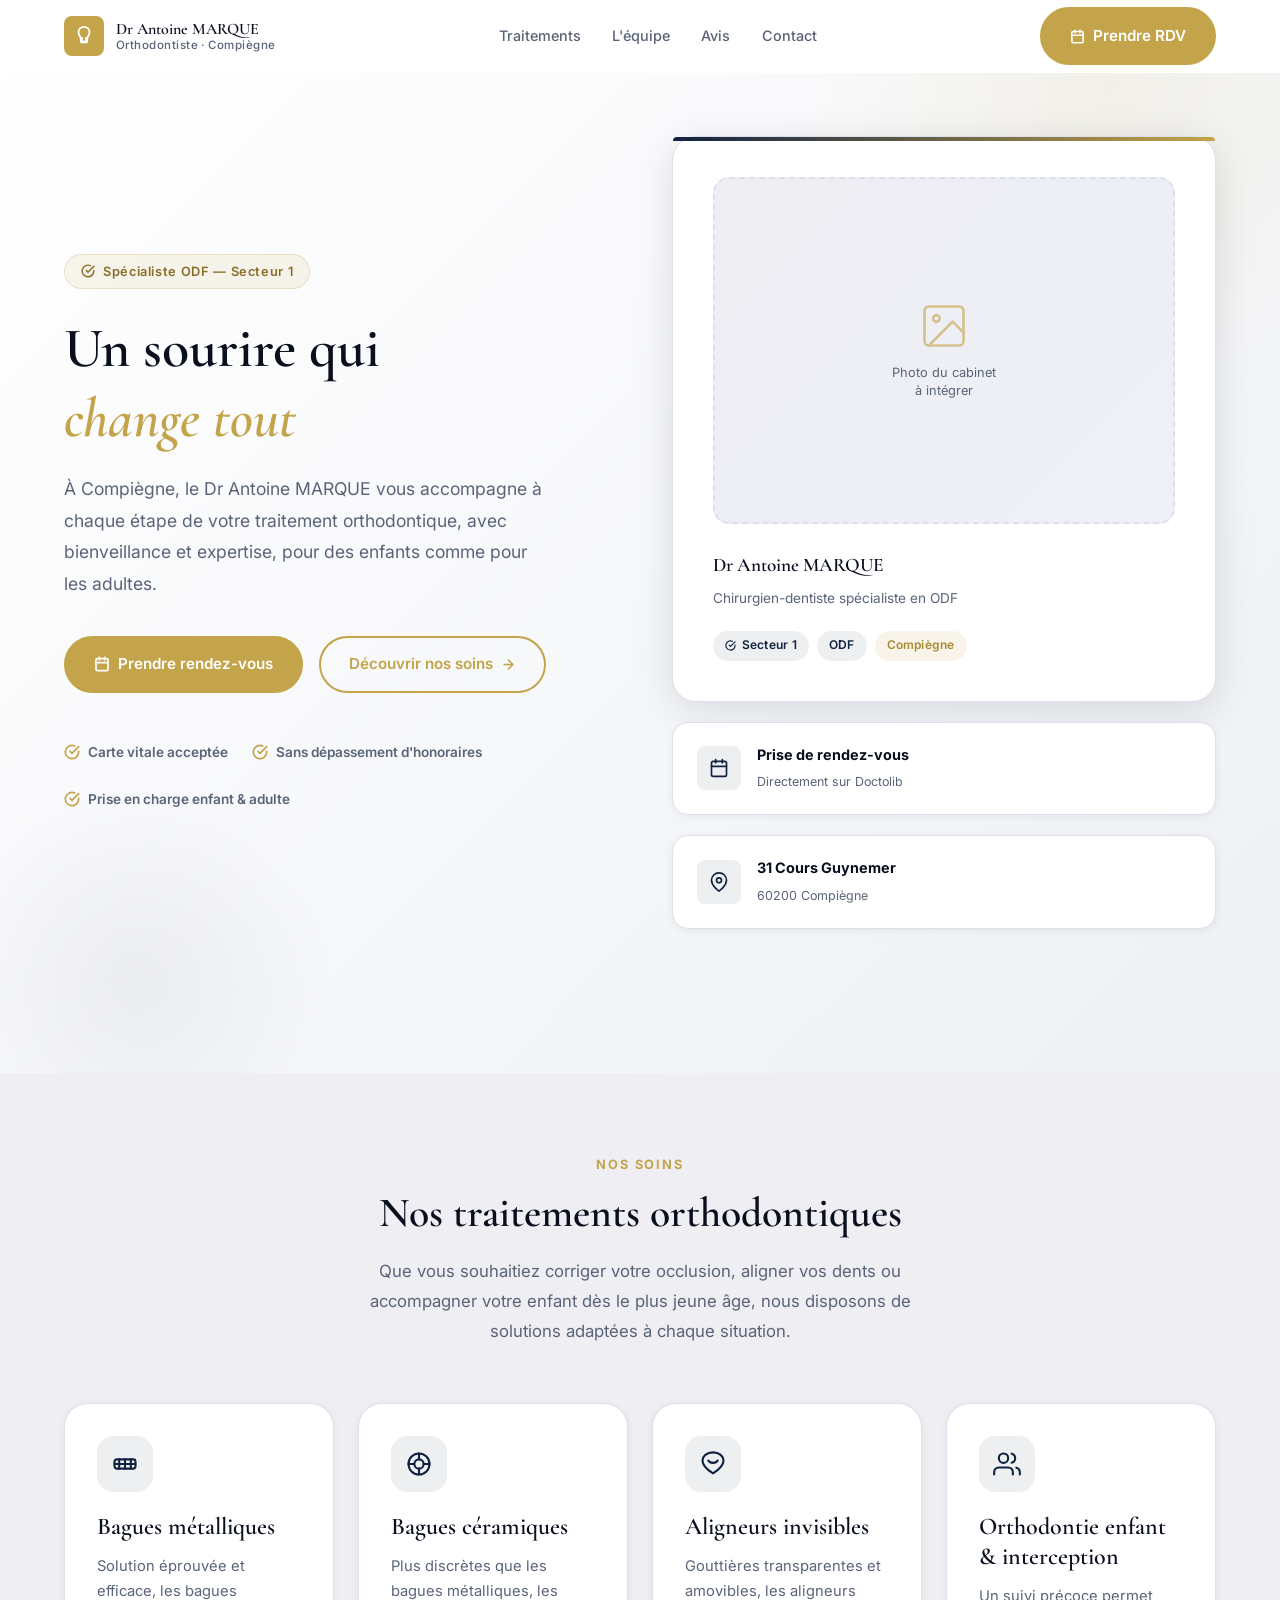
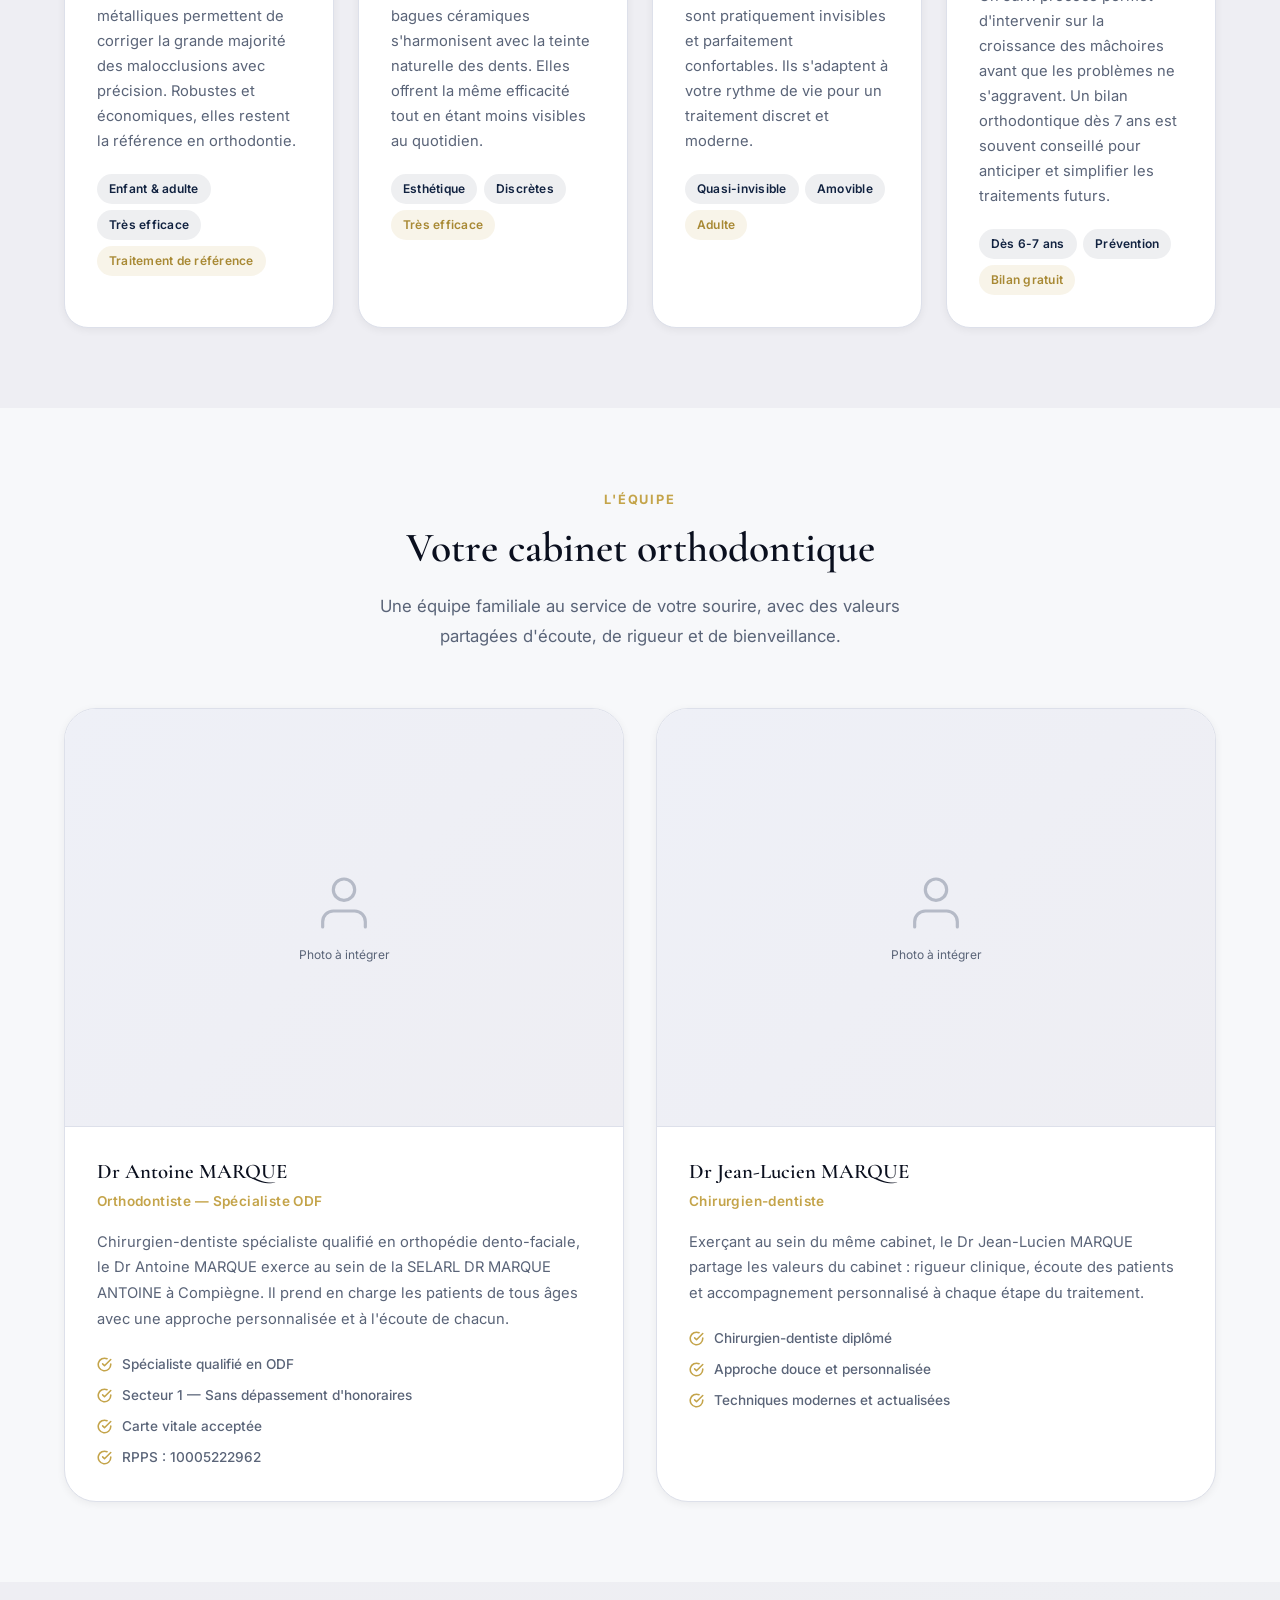
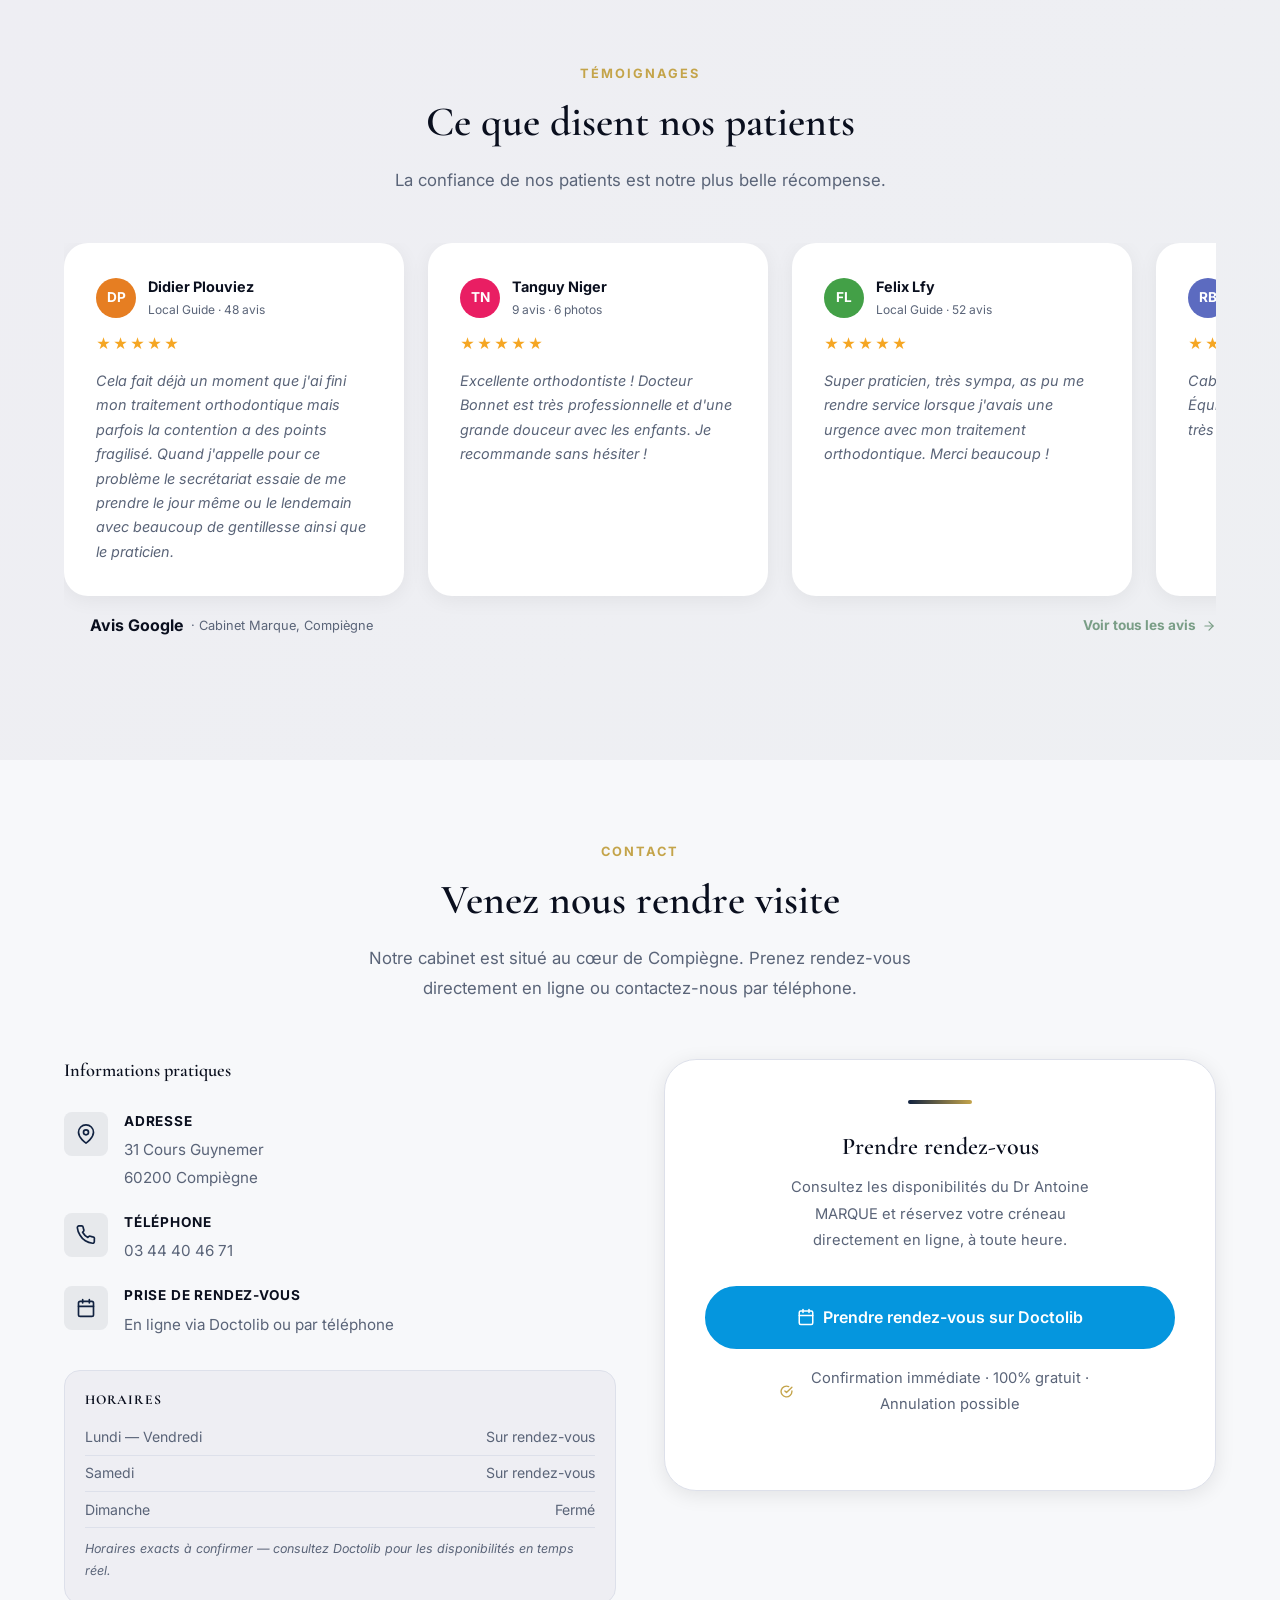
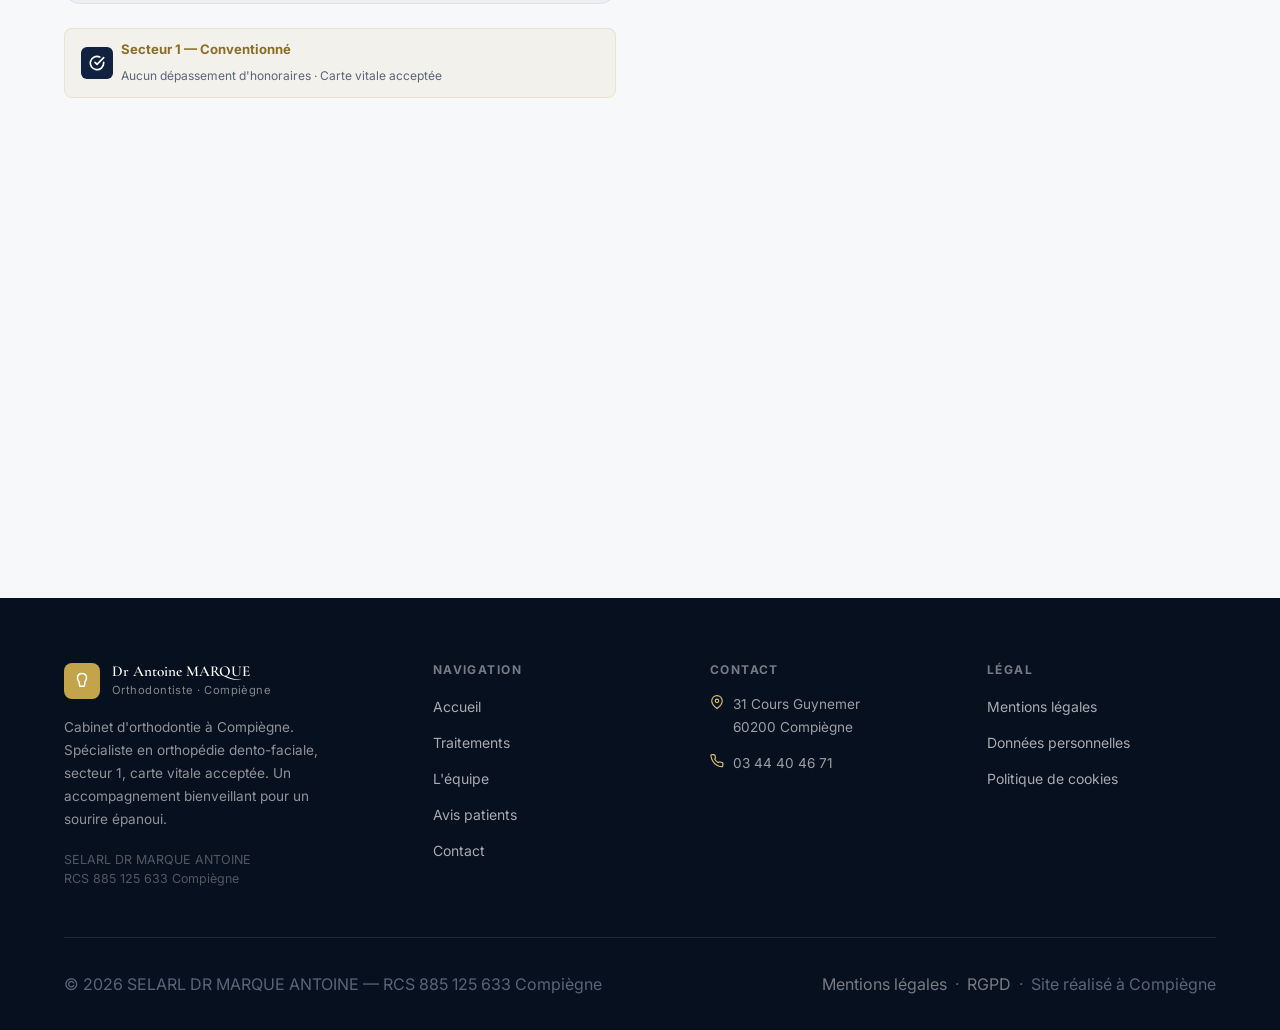
<file: index.html>
<!DOCTYPE html>
<html lang="fr">
<head>
  <meta charset="UTF-8" />
  <meta name="viewport" content="width=device-width, initial-scale=1.0" />
  <meta name="theme-color" content="#7A9E87" />

  <!-- SEO -->
  <title>Dr Antoine MARQUE — Orthodontiste à Compiègne</title>
  <meta name="description" content="Cabinet d'orthodontie du Dr Antoine MARQUE à Compiègne. Spécialiste en orthopédie dento-faciale, secteur 1, carte vitale acceptée. Bagues, aligneurs invisibles, orthodontie enfant." />
  <meta name="keywords" content="orthodontiste Compiègne, bagues invisibles, aligneurs, orthodontie enfant, secteur 1, Dr Marque" />
  <meta name="robots" content="index, follow" />
  <link rel="canonical" href="https://dr-marque-orthodontiste.fr/" />

  <!-- Open Graph -->
  <meta property="og:type" content="website" />
  <meta property="og:title" content="Dr Antoine MARQUE — Orthodontiste à Compiègne" />
  <meta property="og:description" content="Cabinet d'orthodontie à Compiègne. Secteur 1, carte vitale acceptée. Prenez rendez-vous sur Doctolib." />
  <meta property="og:url" content="https://dr-marque-orthodontiste.fr/" />
  <meta property="og:locale" content="fr_FR" />

  <!-- Schema.org -->
  <script type="application/ld+json">
  {
    "@context": "https://schema.org",
    "@type": ["Dentist", "LocalBusiness"],
    "name": "Cabinet Orthodontie Dr Antoine MARQUE",
    "alternateName": "SELARL DR MARQUE ANTOINE",
    "description": "Cabinet d'orthodontie à Compiègne. Spécialiste en orthopédie dento-faciale.",
    "url": "https://dr-marque-orthodontiste.fr/",
    "telephone": "+33344404671",
    "address": {
      "@type": "PostalAddress",
      "streetAddress": "31 Cours Guynemer",
      "addressLocality": "Compiègne",
      "postalCode": "60200",
      "addressCountry": "FR"
    },
    "geo": {
      "@type": "GeoCoordinates",
      "latitude": 49.417887,
      "longitude": 2.8252111
    },
    "openingHoursSpecification": [
      {
        "@type": "OpeningHoursSpecification",
        "dayOfWeek": ["Monday","Tuesday","Wednesday","Thursday","Friday"],
        "opens": "09:00",
        "closes": "18:00"
      }
    ],
    "priceRange": "Secteur 1 — Sans dépassement d'honoraires",
    "medicalSpecialty": "Orthopédie dento-faciale",
    "sameAs": [
      "https://www.doctolib.fr/orthodontiste/compiegne/antoine-marque"
    ]
  }
  </script>

  <!-- Fonts -->
  <link rel="preconnect" href="https://fonts.googleapis.com" />
  <link rel="preconnect" href="https://fonts.gstatic.com" crossorigin />
  <link href="https://fonts.googleapis.com/css2?family=Cormorant+Garamond:ital,wght@0,400;0,500;0,600;0,700;1,400;1,600&family=Inter:wght@300;400;500;600;700&display=swap" rel="stylesheet" />

  <link rel="stylesheet" href="styles.css" />
</head>

<body>

  <!-- =========================================
       NAVIGATION
  ========================================= -->
  <header role="banner">
    <nav class="navbar" role="navigation" aria-label="Navigation principale">
      <div class="nav-inner">

        <!-- Logo -->
        <a href="#" class="nav-logo" aria-label="Dr Antoine MARQUE, Orthodontiste Compiègne — Accueil">
          <div class="nav-logo-icon" aria-hidden="true">
            <svg width="22" height="22" viewBox="0 0 24 24" fill="none" stroke="white" stroke-width="2" stroke-linecap="round" stroke-linejoin="round">
              <path d="M12 2C8.5 2 6 4.5 6 8c0 2 .7 3.8 2 5l1 6h6l1-6c1.3-1.2 2-3 2-5 0-3.5-2.5-6-6-6z"/>
              <path d="M10 14c0 0-.5 3-1 4h6c-.5-1-1-4-1-4"/>
            </svg>
          </div>
          <div class="nav-logo-text">
            <span class="nav-logo-name">Dr Antoine MARQUE</span>
            <span class="nav-logo-subtitle">Orthodontiste · Compiègne</span>
          </div>
        </a>

        <!-- Desktop links -->
        <ul class="nav-links" role="list">
          <li><a href="#traitements">Traitements</a></li>
          <li><a href="#equipe">L'équipe</a></li>
          <li><a href="#avis">Avis</a></li>
          <li><a href="#contact">Contact</a></li>
        </ul>

        <!-- CTA -->
        <div class="nav-cta">
          <a href="https://www.doctolib.fr/orthodontiste/compiegne/antoine-marque"
             class="btn btn-primary"
             target="_blank"
             rel="noopener noreferrer"
             aria-label="Prendre rendez-vous sur Doctolib (nouvel onglet)">
            <svg width="15" height="15" viewBox="0 0 24 24" fill="none" stroke="currentColor" stroke-width="2.5" stroke-linecap="round" stroke-linejoin="round" aria-hidden="true">
              <rect x="3" y="4" width="18" height="18" rx="2" ry="2"/>
              <line x1="16" y1="2" x2="16" y2="6"/>
              <line x1="8" y1="2" x2="8" y2="6"/>
              <line x1="3" y1="10" x2="21" y2="10"/>
            </svg>
            Prendre RDV
          </a>
        </div>

        <!-- Burger -->
        <button class="nav-burger" aria-label="Ouvrir le menu" aria-expanded="false" aria-controls="nav-mobile-menu">
          <span></span>
          <span></span>
          <span></span>
        </button>
      </div>
    </nav>

    <!-- Mobile menu -->
    <div class="nav-mobile" id="nav-mobile-menu" role="dialog" aria-label="Menu mobile">
      <a href="#traitements">Traitements</a>
      <a href="#equipe">L'équipe</a>
      <a href="#avis">Avis</a>
      <a href="#contact">Contact</a>
      <a href="https://www.doctolib.fr/orthodontiste/compiegne/antoine-marque"
         class="btn btn-primary"
         target="_blank"
         rel="noopener noreferrer">
        Prendre rendez-vous sur Doctolib
      </a>
    </div>
  </header>


  <main>

    <!-- =========================================
         HERO
    ========================================= -->
    <section class="hero" id="accueil" aria-labelledby="hero-title">
      <div class="hero-inner">

        <!-- Left content -->
        <div class="hero-content">
          <div class="hero-badge reveal">
            <svg width="14" height="14" viewBox="0 0 24 24" fill="none" stroke="currentColor" stroke-width="2.5" stroke-linecap="round" stroke-linejoin="round" aria-hidden="true">
              <path d="M22 11.08V12a10 10 0 1 1-5.93-9.14"/>
              <polyline points="22 4 12 14.01 9 11.01"/>
            </svg>
            Spécialiste ODF — Secteur 1
          </div>

          <h1 id="hero-title" class="hero-title reveal reveal-delay-1">
            Un sourire qui<br /><em>change tout</em>
          </h1>

          <p class="hero-desc reveal reveal-delay-2">
            À Compiègne, le Dr Antoine MARQUE vous accompagne à chaque étape de votre traitement orthodontique, avec bienveillance et expertise, pour des enfants comme pour les adultes.
          </p>

          <div class="hero-actions reveal reveal-delay-3">
            <a href="https://www.doctolib.fr/orthodontiste/compiegne/antoine-marque"
               class="btn btn-primary"
               target="_blank"
               rel="noopener noreferrer"
               aria-label="Prendre rendez-vous sur Doctolib">
              <svg width="16" height="16" viewBox="0 0 24 24" fill="none" stroke="currentColor" stroke-width="2.5" stroke-linecap="round" stroke-linejoin="round" aria-hidden="true">
                <rect x="3" y="4" width="18" height="18" rx="2" ry="2"/>
                <line x1="16" y1="2" x2="16" y2="6"/>
                <line x1="8" y1="2" x2="8" y2="6"/>
                <line x1="3" y1="10" x2="21" y2="10"/>
              </svg>
              Prendre rendez-vous
            </a>
            <a href="#traitements" class="btn btn-outline" aria-label="Découvrir nos traitements">
              Découvrir nos soins
              <svg width="15" height="15" viewBox="0 0 24 24" fill="none" stroke="currentColor" stroke-width="2.5" stroke-linecap="round" stroke-linejoin="round" aria-hidden="true">
                <line x1="5" y1="12" x2="19" y2="12"/>
                <polyline points="12 5 19 12 12 19"/>
              </svg>
            </a>
          </div>

          <div class="hero-trust reveal reveal-delay-4">
            <div class="hero-trust-item">
              <svg width="16" height="16" viewBox="0 0 24 24" fill="none" stroke="currentColor" stroke-width="2.5" stroke-linecap="round" stroke-linejoin="round" aria-hidden="true">
                <path d="M22 11.08V12a10 10 0 1 1-5.93-9.14"/>
                <polyline points="22 4 12 14.01 9 11.01"/>
              </svg>
              Carte vitale acceptée
            </div>
            <div class="hero-trust-item">
              <svg width="16" height="16" viewBox="0 0 24 24" fill="none" stroke="currentColor" stroke-width="2.5" stroke-linecap="round" stroke-linejoin="round" aria-hidden="true">
                <path d="M22 11.08V12a10 10 0 1 1-5.93-9.14"/>
                <polyline points="22 4 12 14.01 9 11.01"/>
              </svg>
              Sans dépassement d'honoraires
            </div>
            <div class="hero-trust-item">
              <svg width="16" height="16" viewBox="0 0 24 24" fill="none" stroke="currentColor" stroke-width="2.5" stroke-linecap="round" stroke-linejoin="round" aria-hidden="true">
                <path d="M22 11.08V12a10 10 0 1 1-5.93-9.14"/>
                <polyline points="22 4 12 14.01 9 11.01"/>
              </svg>
              Prise en charge enfant &amp; adulte
            </div>
          </div>
        </div>

        <!-- Right visual -->
        <div class="hero-visual" aria-hidden="true">
          <div class="hero-card-main reveal reveal-delay-1">
            <div class="hero-photo-placeholder" role="img" aria-label="Photo du cabinet — à venir">
              <svg width="52" height="52" viewBox="0 0 24 24" fill="none" stroke="currentColor" stroke-width="1.2" stroke-linecap="round" stroke-linejoin="round">
                <rect x="3" y="3" width="18" height="18" rx="2" ry="2"/>
                <circle cx="8.5" cy="8.5" r="1.5"/>
                <polyline points="21 15 16 10 5 21"/>
              </svg>
              <p>Photo du cabinet<br />à intégrer</p>
            </div>
            <p class="hero-card-name">Dr Antoine MARQUE</p>
            <p class="hero-card-title">Chirurgien-dentiste spécialiste en ODF</p>
            <div class="hero-card-tags">
              <span class="tag">
                <svg width="11" height="11" viewBox="0 0 24 24" fill="none" stroke="currentColor" stroke-width="2.5" stroke-linecap="round" stroke-linejoin="round" aria-hidden="true"><path d="M22 11.08V12a10 10 0 1 1-5.93-9.14"/><polyline points="22 4 12 14.01 9 11.01"/></svg>
                Secteur 1
              </span>
              <span class="tag">ODF</span>
              <span class="tag tag-terra">Compiègne</span>
            </div>
          </div>

          <div class="hero-card-small reveal reveal-delay-2">
            <div class="hero-card-small-icon">
              <svg width="20" height="20" viewBox="0 0 24 24" fill="none" stroke="currentColor" stroke-width="2" stroke-linecap="round" stroke-linejoin="round" aria-hidden="true">
                <rect x="3" y="4" width="18" height="18" rx="2" ry="2"/>
                <line x1="16" y1="2" x2="16" y2="6"/>
                <line x1="8" y1="2" x2="8" y2="6"/>
                <line x1="3" y1="10" x2="21" y2="10"/>
              </svg>
            </div>
            <div class="hero-card-small-text">
              <strong>Prise de rendez-vous</strong>
              <span>Directement sur Doctolib</span>
            </div>
          </div>

          <div class="hero-card-small reveal reveal-delay-3">
            <div class="hero-card-small-icon">
              <svg width="20" height="20" viewBox="0 0 24 24" fill="none" stroke="currentColor" stroke-width="2" stroke-linecap="round" stroke-linejoin="round" aria-hidden="true">
                <path d="M21 10c0 7-9 13-9 13s-9-6-9-13a9 9 0 0 1 18 0z"/>
                <circle cx="12" cy="10" r="3"/>
              </svg>
            </div>
            <div class="hero-card-small-text">
              <strong>31 Cours Guynemer</strong>
              <span>60200 Compiègne</span>
            </div>
          </div>
        </div>

      </div>
    </section>


    <!-- =========================================
         TRAITEMENTS
    ========================================= -->
    <section class="treatments" id="traitements" aria-labelledby="traitements-title">
      <div class="container">
        <div class="treatments-header">
          <p class="section-label">Nos soins</p>
          <h2 id="traitements-title" class="section-title reveal">Nos traitements orthodontiques</h2>
          <p class="section-subtitle reveal reveal-delay-1">
            Que vous souhaitiez corriger votre occlusion, aligner vos dents ou accompagner votre enfant dès le plus jeune âge, nous disposons de solutions adaptées à chaque situation.
          </p>
        </div>

        <div class="treatments-grid">

          <!-- Bagues métalliques -->
          <article class="treatment-card reveal" aria-label="Bagues métalliques">
            <div class="treatment-icon" aria-hidden="true">
              <svg width="28" height="28" viewBox="0 0 24 24" fill="none" stroke="currentColor" stroke-width="1.8" stroke-linecap="round" stroke-linejoin="round">
                <rect x="3" y="8" width="18" height="8" rx="2"/>
                <line x1="7" y1="8" x2="7" y2="16"/>
                <line x1="12" y1="8" x2="12" y2="16"/>
                <line x1="17" y1="8" x2="17" y2="16"/>
                <line x1="3" y1="12" x2="21" y2="12"/>
              </svg>
            </div>
            <h3>Bagues métalliques</h3>
            <p>
              Solution éprouvée et efficace, les bagues métalliques permettent de corriger la grande majorité des malocclusions avec précision. Robustes et économiques, elles restent la référence en orthodontie.
            </p>
            <div class="treatment-tags">
              <span class="tag">Enfant &amp; adulte</span>
              <span class="tag">Très efficace</span>
              <span class="tag tag-terra">Traitement de référence</span>
            </div>
          </article>

          <!-- Bagues céramiques -->
          <article class="treatment-card reveal reveal-delay-1" aria-label="Bagues céramiques">
            <div class="treatment-icon" aria-hidden="true">
              <svg width="28" height="28" viewBox="0 0 24 24" fill="none" stroke="currentColor" stroke-width="1.8" stroke-linecap="round" stroke-linejoin="round">
                <circle cx="12" cy="12" r="9"/>
                <circle cx="12" cy="12" r="4"/>
                <line x1="12" y1="3" x2="12" y2="8"/>
                <line x1="12" y1="16" x2="12" y2="21"/>
                <line x1="3" y1="12" x2="8" y2="12"/>
                <line x1="16" y1="12" x2="21" y2="12"/>
              </svg>
            </div>
            <h3>Bagues céramiques</h3>
            <p>
              Plus discrètes que les bagues métalliques, les bagues céramiques s'harmonisent avec la teinte naturelle des dents. Elles offrent la même efficacité tout en étant moins visibles au quotidien.
            </p>
            <div class="treatment-tags">
              <span class="tag">Esthétique</span>
              <span class="tag">Discrètes</span>
              <span class="tag tag-terra">Très efficace</span>
            </div>
          </article>

          <!-- Aligneurs invisibles -->
          <article class="treatment-card reveal reveal-delay-2" aria-label="Aligneurs invisibles">
            <div class="treatment-icon" aria-hidden="true">
              <svg width="28" height="28" viewBox="0 0 24 24" fill="none" stroke="currentColor" stroke-width="1.8" stroke-linecap="round" stroke-linejoin="round">
                <path d="M12 2C6.5 2 3 5.5 3 9c0 5 4 8 9 11 5-3 9-6 9-11 0-3.5-3.5-7-9-7z"/>
                <path d="M8 9c0 0 1 2 4 2s4-2 4-2"/>
              </svg>
            </div>
            <h3>Aligneurs invisibles</h3>
            <p>
              Gouttières transparentes et amovibles, les aligneurs sont pratiquement invisibles et parfaitement confortables. Ils s'adaptent à votre rythme de vie pour un traitement discret et moderne.
            </p>
            <div class="treatment-tags">
              <span class="tag">Quasi-invisible</span>
              <span class="tag">Amovible</span>
              <span class="tag tag-terra">Adulte</span>
            </div>
          </article>

          <!-- Orthodontie enfant -->
          <article class="treatment-card reveal reveal-delay-3" aria-label="Orthodontie enfant et interception">
            <div class="treatment-icon" aria-hidden="true">
              <svg width="28" height="28" viewBox="0 0 24 24" fill="none" stroke="currentColor" stroke-width="1.8" stroke-linecap="round" stroke-linejoin="round">
                <path d="M17 21v-2a4 4 0 0 0-4-4H5a4 4 0 0 0-4 4v2"/>
                <circle cx="9" cy="7" r="4"/>
                <path d="M23 21v-2a4 4 0 0 0-3-3.87"/>
                <path d="M16 3.13a4 4 0 0 1 0 7.75"/>
              </svg>
            </div>
            <h3>Orthodontie enfant &amp; interception</h3>
            <p>
              Un suivi précoce permet d'intervenir sur la croissance des mâchoires avant que les problèmes ne s'aggravent. Un bilan orthodontique dès 7 ans est souvent conseillé pour anticiper et simplifier les traitements futurs.
            </p>
            <div class="treatment-tags">
              <span class="tag">Dès 6-7 ans</span>
              <span class="tag">Prévention</span>
              <span class="tag tag-terra">Bilan gratuit</span>
            </div>
          </article>

        </div>
      </div>
    </section>


    <!-- =========================================
         ÉQUIPE
    ========================================= -->
    <section class="team" id="equipe" aria-labelledby="equipe-title">
      <div class="container">
        <div class="team-header">
          <p class="section-label">L'équipe</p>
          <h2 id="equipe-title" class="section-title reveal">Votre cabinet orthodontique</h2>
          <p class="section-subtitle reveal reveal-delay-1" style="margin: 0 auto 0;">
            Une équipe familiale au service de votre sourire, avec des valeurs partagées d'écoute, de rigueur et de bienveillance.
          </p>
        </div>

        <div class="team-grid">

          <!-- Dr Antoine MARQUE -->
          <article class="team-card reveal" aria-label="Profil Dr Antoine MARQUE">
            <div class="team-photo" role="img" aria-label="Portrait Dr Antoine MARQUE — à venir">
              <svg width="64" height="64" viewBox="0 0 24 24" fill="none" stroke="currentColor" stroke-width="1.2" stroke-linecap="round" stroke-linejoin="round">
                <path d="M20 21v-2a4 4 0 0 0-4-4H8a4 4 0 0 0-4 4v2"/>
                <circle cx="12" cy="7" r="4"/>
              </svg>
              <p class="team-photo-label">Photo à intégrer</p>
            </div>
            <div class="team-info">
              <h3 class="team-name">Dr Antoine MARQUE</h3>
              <p class="team-role">Orthodontiste — Spécialiste ODF</p>
              <p class="team-desc">
                Chirurgien-dentiste spécialiste qualifié en orthopédie dento-faciale, le Dr Antoine MARQUE exerce au sein de la SELARL DR MARQUE ANTOINE à Compiègne. Il prend en charge les patients de tous âges avec une approche personnalisée et à l'écoute de chacun.
              </p>
              <div class="team-credentials">
                <div class="credential-item">
                  <svg width="15" height="15" viewBox="0 0 24 24" fill="none" stroke="currentColor" stroke-width="2.5" stroke-linecap="round" stroke-linejoin="round" aria-hidden="true"><path d="M22 11.08V12a10 10 0 1 1-5.93-9.14"/><polyline points="22 4 12 14.01 9 11.01"/></svg>
                  Spécialiste qualifié en ODF
                </div>
                <div class="credential-item">
                  <svg width="15" height="15" viewBox="0 0 24 24" fill="none" stroke="currentColor" stroke-width="2.5" stroke-linecap="round" stroke-linejoin="round" aria-hidden="true"><path d="M22 11.08V12a10 10 0 1 1-5.93-9.14"/><polyline points="22 4 12 14.01 9 11.01"/></svg>
                  Secteur 1 — Sans dépassement d'honoraires
                </div>
                <div class="credential-item">
                  <svg width="15" height="15" viewBox="0 0 24 24" fill="none" stroke="currentColor" stroke-width="2.5" stroke-linecap="round" stroke-linejoin="round" aria-hidden="true"><path d="M22 11.08V12a10 10 0 1 1-5.93-9.14"/><polyline points="22 4 12 14.01 9 11.01"/></svg>
                  Carte vitale acceptée
                </div>
                <div class="credential-item">
                  <svg width="15" height="15" viewBox="0 0 24 24" fill="none" stroke="currentColor" stroke-width="2.5" stroke-linecap="round" stroke-linejoin="round" aria-hidden="true"><path d="M22 11.08V12a10 10 0 1 1-5.93-9.14"/><polyline points="22 4 12 14.01 9 11.01"/></svg>
                  RPPS : 10005222962
                </div>
              </div>
            </div>
          </article>

          <!-- Dr Jean-Lucien MARQUE -->
          <article class="team-card reveal reveal-delay-1" aria-label="Profil Dr Jean-Lucien MARQUE">
            <div class="team-photo" role="img" aria-label="Portrait Dr Jean-Lucien MARQUE — à venir">
              <svg width="64" height="64" viewBox="0 0 24 24" fill="none" stroke="currentColor" stroke-width="1.2" stroke-linecap="round" stroke-linejoin="round">
                <path d="M20 21v-2a4 4 0 0 0-4-4H8a4 4 0 0 0-4 4v2"/>
                <circle cx="12" cy="7" r="4"/>
              </svg>
              <p class="team-photo-label">Photo à intégrer</p>
            </div>
            <div class="team-info">
              <h3 class="team-name">Dr Jean-Lucien MARQUE</h3>
              <p class="team-role">Chirurgien-dentiste</p>
              <p class="team-desc">
                Exerçant au sein du même cabinet, le Dr Jean-Lucien MARQUE partage les valeurs du cabinet : rigueur clinique, écoute des patients et accompagnement personnalisé à chaque étape du traitement.
              </p>
              <div class="team-credentials">
                <div class="credential-item">
                  <svg width="15" height="15" viewBox="0 0 24 24" fill="none" stroke="currentColor" stroke-width="2.5" stroke-linecap="round" stroke-linejoin="round" aria-hidden="true"><path d="M22 11.08V12a10 10 0 1 1-5.93-9.14"/><polyline points="22 4 12 14.01 9 11.01"/></svg>
                  Chirurgien-dentiste diplômé
                </div>
                <div class="credential-item">
                  <svg width="15" height="15" viewBox="0 0 24 24" fill="none" stroke="currentColor" stroke-width="2.5" stroke-linecap="round" stroke-linejoin="round" aria-hidden="true"><path d="M22 11.08V12a10 10 0 1 1-5.93-9.14"/><polyline points="22 4 12 14.01 9 11.01"/></svg>
                  Approche douce et personnalisée
                </div>
                <div class="credential-item">
                  <svg width="15" height="15" viewBox="0 0 24 24" fill="none" stroke="currentColor" stroke-width="2.5" stroke-linecap="round" stroke-linejoin="round" aria-hidden="true"><path d="M22 11.08V12a10 10 0 1 1-5.93-9.14"/><polyline points="22 4 12 14.01 9 11.01"/></svg>
                  Techniques modernes et actualisées
                </div>
              </div>
            </div>
          </article>

        </div>
      </div>
    </section>


    <!-- =========================================
         TÉMOIGNAGES
    ========================================= -->
    <section class="testimonials" id="avis" aria-labelledby="avis-title">
      <div class="container">
        <div class="testimonials-header">
          <p class="section-label">Témoignages</p>
          <h2 id="avis-title" class="section-title reveal">Ce que disent nos patients</h2>
          <p class="section-subtitle reveal reveal-delay-1" style="margin: 0 auto 0;">
            La confiance de nos patients est notre plus belle récompense.
          </p>
        </div>

        <!-- Carrousel avis Google réels -->
        <div class="reviews-carousel-wrapper reveal reveal-delay-2">
          <div class="reviews-track" id="reviewsTrack">

            <article class="review-card">
              <div class="review-header">
                <div class="review-avatar" style="background:#E67E22">DP</div>
                <div>
                  <div class="review-name">Didier Plouviez</div>
                  <div class="review-meta">Local Guide · 48 avis</div>
                </div>
              </div>
              <div class="review-stars">★★★★★</div>
              <p class="review-text">Cela fait déjà un moment que j'ai fini mon traitement orthodontique mais parfois la contention a des points fragilisé. Quand j'appelle pour ce problème le secrétariat essaie de me prendre le jour même ou le lendemain avec beaucoup de gentillesse ainsi que le praticien.</p>
            </article>

            <article class="review-card">
              <div class="review-header">
                <div class="review-avatar" style="background:#E91E63">TN</div>
                <div>
                  <div class="review-name">Tanguy Niger</div>
                  <div class="review-meta">9 avis · 6 photos</div>
                </div>
              </div>
              <div class="review-stars">★★★★★</div>
              <p class="review-text">Excellente orthodontiste ! Docteur Bonnet est très professionnelle et d'une grande douceur avec les enfants. Je recommande sans hésiter !</p>
            </article>

            <article class="review-card">
              <div class="review-header">
                <div class="review-avatar" style="background:#43A047">FL</div>
                <div>
                  <div class="review-name">Felix Lfy</div>
                  <div class="review-meta">Local Guide · 52 avis</div>
                </div>
              </div>
              <div class="review-stars">★★★★★</div>
              <p class="review-text">Super praticien, très sympa, as pu me rendre service lorsque j'avais une urgence avec mon traitement orthodontique. Merci beaucoup !</p>
            </article>

            <article class="review-card">
              <div class="review-header">
                <div class="review-avatar" style="background:#5C6BC0">RB</div>
                <div>
                  <div class="review-name">Rodolphe Burgevin</div>
                  <div class="review-meta">7 avis</div>
                </div>
              </div>
              <div class="review-stars">★★★★★</div>
              <p class="review-text">Cabinet d'orthodontie au top. Équipement dernier cri, le Dr Bonnet est très professionnelle. Je recommande</p>
            </article>

            <article class="review-card">
              <div class="review-header">
                <div class="review-avatar" style="background:#FF7043">S</div>
                <div>
                  <div class="review-name">Sarah'</div>
                  <div class="review-meta">Local Guide · 43 avis</div>
                </div>
              </div>
              <div class="review-stars">★★★★★</div>
              <p class="review-text">Professionnel qui explique bien aux enfants la problématique puis comment la résoudre au mieux. Il est à l'écoute, doux et patient.</p>
            </article>

            <article class="review-card">
              <div class="review-header">
                <div class="review-avatar" style="background:#EC407A">VD</div>
                <div>
                  <div class="review-name">Vanessa Dufey</div>
                  <div class="review-meta">5 avis</div>
                </div>
              </div>
              <div class="review-stars">★★★★★</div>
              <p class="review-text">Orthodontiste et Secrétaire très sympathiques. Merci d'avoir pris mon enfant en urgence alors qu'elle n'est pas suivie chez vous.</p>
            </article>

          </div>

          <div class="reviews-footer">
            <div class="reviews-google-badge">
              <svg width="18" height="18" viewBox="0 0 24 24" fill="none" stroke="var(--color-primary)" stroke-width="2"><circle cx="12" cy="12" r="10"/><line x1="2" y1="12" x2="22" y2="12"/><path d="M12 2a15.3 15.3 0 014 10 15.3 15.3 0 01-4 10 15.3 15.3 0 01-4-10 15.3 15.3 0 014-10z"/></svg>
              <strong>Avis Google</strong>
              <span>· Cabinet Marque, Compiègne</span>
            </div>
            <a href="https://www.google.com/maps/place/Marque+Jean-Lucien/@49.4201153,2.8251904,17z/data=!4m8!3m7!1s0x47e7d686c55157fb:0x15c7ff216af6a349!8m2!3d49.4201153!4d2.8251904!9m1!1b1!16s%2Fg%2F1tdgzm8k?entry=ttu&g_ep=EgoyMDI2MDMxMS4wIKXMDSoASAFQAw%3D%3D"
               target="_blank" rel="noopener noreferrer"
               class="reviews-see-all">
              Voir tous les avis
              <svg width="14" height="14" viewBox="0 0 24 24" fill="none" stroke="currentColor" stroke-width="2" stroke-linecap="round" stroke-linejoin="round"><line x1="5" y1="12" x2="19" y2="12"/><polyline points="12 5 19 12 12 19"/></svg>
            </a>
          </div>
        </div>

      </div>
    </section>


    <!-- =========================================
         CONTACT & RDV
    ========================================= -->
    <section class="contact" id="contact" aria-labelledby="contact-title">
      <div class="container">
        <div class="contact-header">
          <p class="section-label">Contact</p>
          <h2 id="contact-title" class="section-title reveal">Venez nous rendre visite</h2>
          <p class="section-subtitle reveal reveal-delay-1" style="margin: 0 auto 0;">
            Notre cabinet est situé au cœur de Compiègne. Prenez rendez-vous directement en ligne ou contactez-nous par téléphone.
          </p>
        </div>

        <div class="contact-grid">

          <!-- Infos pratiques -->
          <div class="contact-info reveal">
            <h3>Informations pratiques</h3>

            <div class="contact-items">

              <div class="contact-item">
                <div class="contact-item-icon" aria-hidden="true">
                  <svg width="20" height="20" viewBox="0 0 24 24" fill="none" stroke="currentColor" stroke-width="2" stroke-linecap="round" stroke-linejoin="round">
                    <path d="M21 10c0 7-9 13-9 13s-9-6-9-13a9 9 0 0 1 18 0z"/>
                    <circle cx="12" cy="10" r="3"/>
                  </svg>
                </div>
                <div class="contact-item-text">
                  <strong>Adresse</strong>
                  <span>31 Cours Guynemer<br />60200 Compiègne</span>
                </div>
              </div>

              <div class="contact-item">
                <div class="contact-item-icon" aria-hidden="true">
                  <svg width="20" height="20" viewBox="0 0 24 24" fill="none" stroke="currentColor" stroke-width="2" stroke-linecap="round" stroke-linejoin="round">
                    <path d="M22 16.92v3a2 2 0 0 1-2.18 2 19.79 19.79 0 0 1-8.63-3.07A19.5 19.5 0 0 1 4.69 12 19.79 19.79 0 0 1 1.64 3.35 2 2 0 0 1 3.62 1h3a2 2 0 0 1 2 1.72c.127.96.361 1.903.7 2.81a2 2 0 0 1-.45 2.11L7.91 8.69a16 16 0 0 0 6.29 6.29l.98-.95a2 2 0 0 1 2.11-.45c.907.339 1.85.573 2.81.7A2 2 0 0 1 22 16.92z"/>
                  </svg>
                </div>
                <div class="contact-item-text">
                  <strong>Téléphone</strong>
                  <a href="tel:+33344404671">03 44 40 46 71</a>
                </div>
              </div>

              <div class="contact-item">
                <div class="contact-item-icon" aria-hidden="true">
                  <svg width="20" height="20" viewBox="0 0 24 24" fill="none" stroke="currentColor" stroke-width="2" stroke-linecap="round" stroke-linejoin="round">
                    <rect x="3" y="4" width="18" height="18" rx="2" ry="2"/>
                    <line x1="16" y1="2" x2="16" y2="6"/>
                    <line x1="8" y1="2" x2="8" y2="6"/>
                    <line x1="3" y1="10" x2="21" y2="10"/>
                  </svg>
                </div>
                <div class="contact-item-text">
                  <strong>Prise de rendez-vous</strong>
                  <span>En ligne via Doctolib ou par téléphone</span>
                </div>
              </div>

            </div>

            <!-- Horaires placeholder -->
            <div class="contact-hours" aria-label="Horaires d'ouverture">
              <h4>Horaires</h4>
              <div class="hours-row">
                <span>Lundi — Vendredi</span>
                <span>Sur rendez-vous</span>
              </div>
              <div class="hours-row">
                <span>Samedi</span>
                <span>Sur rendez-vous</span>
              </div>
              <div class="hours-row">
                <span>Dimanche</span>
                <span>Fermé</span>
              </div>
              <p class="hours-note">Horaires exacts à confirmer — consultez Doctolib pour les disponibilités en temps réel.</p>
            </div>

            <!-- Secteur 1 badge -->
            <div class="sector-badge" role="note" aria-label="Cabinet secteur 1, sans dépassement d'honoraires">
              <div class="sector-badge-icon" aria-hidden="true">
                <svg width="16" height="16" viewBox="0 0 24 24" fill="none" stroke="white" stroke-width="2.5" stroke-linecap="round" stroke-linejoin="round">
                  <path d="M22 11.08V12a10 10 0 1 1-5.93-9.14"/>
                  <polyline points="22 4 12 14.01 9 11.01"/>
                </svg>
              </div>
              <div class="sector-badge-text">
                <strong>Secteur 1 — Conventionné</strong>
                <span>Aucun dépassement d'honoraires · Carte vitale acceptée</span>
              </div>
            </div>
          </div>

          <!-- Bloc RDV Doctolib -->
          <div class="contact-rdv reveal reveal-delay-1">
            <div class="contact-rdv-card">
              <h3>Prendre rendez-vous</h3>
              <p>
                Consultez les disponibilités du Dr Antoine MARQUE et réservez votre créneau directement en ligne, à toute heure.
              </p>
              <a href="https://www.doctolib.fr/orthodontiste/compiegne/antoine-marque"
                 class="btn btn-doctolib"
                 target="_blank"
                 rel="noopener noreferrer"
                 aria-label="Prendre rendez-vous sur Doctolib (nouvel onglet)">
                <svg width="18" height="18" viewBox="0 0 24 24" fill="none" stroke="currentColor" stroke-width="2" stroke-linecap="round" stroke-linejoin="round" aria-hidden="true">
                  <rect x="3" y="4" width="18" height="18" rx="2" ry="2"/>
                  <line x1="16" y1="2" x2="16" y2="6"/>
                  <line x1="8" y1="2" x2="8" y2="6"/>
                  <line x1="3" y1="10" x2="21" y2="10"/>
                </svg>
                Prendre rendez-vous sur Doctolib
              </a>
              <p class="contact-rdv-note">
                <svg width="13" height="13" viewBox="0 0 24 24" fill="none" stroke="currentColor" stroke-width="2.5" stroke-linecap="round" stroke-linejoin="round" aria-hidden="true">
                  <path d="M22 11.08V12a10 10 0 1 1-5.93-9.14"/>
                  <polyline points="22 4 12 14.01 9 11.01"/>
                </svg>
                Confirmation immédiate · 100% gratuit · Annulation possible
              </p>
            </div>
          </div>

        </div>
      </div>
    </section>


    <!-- =========================================
         GOOGLE MAPS
    ========================================= -->
    <div class="map-section" role="region" aria-label="Carte d'accès au cabinet">
      <iframe
        title="Localisation du cabinet du Dr Antoine MARQUE à Compiègne"
        src="https://www.google.com/maps/embed?pb=!1m18!1m12!1m3!1d2570.5!2d2.8251904!3d49.4201153!2m3!1f0!2f0!3f0!3m2!1i1024!2i768!4f13.1!3m3!1m2!1s0x47e7d686c55157fb%3A0x15c7ff216af6a349!2sMarque%20Jean-Lucien!5e0!3m2!1sfr!2sfr!4v1710600000000"
        loading="lazy"
        allowfullscreen
        referrerpolicy="no-referrer-when-downgrade"
        aria-label="Carte Google Maps — Cabinet Orthodontie Dr Marque, Compiègne">
      </iframe>
    </div>

  </main>


  <!-- =========================================
       FOOTER
  ========================================= -->
  <footer role="contentinfo">
    <div class="container">

      <div class="footer-top">

        <!-- Brand -->
        <div class="footer-brand">
          <div class="footer-logo">
            <div class="footer-logo-icon" aria-hidden="true">
              <svg width="18" height="18" viewBox="0 0 24 24" fill="none" stroke="white" stroke-width="2" stroke-linecap="round" stroke-linejoin="round">
                <path d="M12 2C8.5 2 6 4.5 6 8c0 2 .7 3.8 2 5l1 6h6l1-6c1.3-1.2 2-3 2-5 0-3.5-2.5-6-6-6z"/>
              </svg>
            </div>
            <div>
              <div class="footer-logo-name">Dr Antoine MARQUE</div>
              <div class="footer-logo-sub">Orthodontiste · Compiègne</div>
            </div>
          </div>
          <p class="footer-desc">
            Cabinet d'orthodontie à Compiègne. Spécialiste en orthopédie dento-faciale, secteur 1, carte vitale acceptée. Un accompagnement bienveillant pour un sourire épanoui.
          </p>
          <p style="font-size: 0.78rem; color: rgba(255,255,255,0.3); line-height: 1.5;">
            SELARL DR MARQUE ANTOINE<br />
            RCS 885 125 633 Compiègne
          </p>
        </div>

        <!-- Navigation -->
        <div class="footer-col">
          <h4>Navigation</h4>
          <ul>
            <li><a href="#accueil">Accueil</a></li>
            <li><a href="#traitements">Traitements</a></li>
            <li><a href="#equipe">L'équipe</a></li>
            <li><a href="#avis">Avis patients</a></li>
            <li><a href="#contact">Contact</a></li>
          </ul>
        </div>

        <!-- Contact -->
        <div class="footer-col">
          <h4>Contact</h4>
          <div class="footer-contact-item">
            <svg width="14" height="14" viewBox="0 0 24 24" fill="none" stroke="currentColor" stroke-width="2" stroke-linecap="round" stroke-linejoin="round" aria-hidden="true">
              <path d="M21 10c0 7-9 13-9 13s-9-6-9-13a9 9 0 0 1 18 0z"/>
              <circle cx="12" cy="10" r="3"/>
            </svg>
            31 Cours Guynemer<br />60200 Compiègne
          </div>
          <div class="footer-contact-item">
            <svg width="14" height="14" viewBox="0 0 24 24" fill="none" stroke="currentColor" stroke-width="2" stroke-linecap="round" stroke-linejoin="round" aria-hidden="true">
              <path d="M22 16.92v3a2 2 0 0 1-2.18 2 19.79 19.79 0 0 1-8.63-3.07A19.5 19.5 0 0 1 4.69 12 19.79 19.79 0 0 1 1.64 3.35 2 2 0 0 1 3.62 1h3a2 2 0 0 1 2 1.72c.127.96.361 1.903.7 2.81a2 2 0 0 1-.45 2.11L7.91 8.69a16 16 0 0 0 6.29 6.29l.98-.95a2 2 0 0 1 2.11-.45c.907.339 1.85.573 2.81.7A2 2 0 0 1 22 16.92z"/>
            </svg>
            <a href="tel:+33344404671">03 44 40 46 71</a>
          </div>
        </div>

        <!-- Légal -->
        <div class="footer-col">
          <h4>Légal</h4>
          <ul>
            <li><a href="mentions-legales.html">Mentions légales</a></li>
            <li><a href="mentions-legales.html#rgpd">Données personnelles</a></li>
            <li><a href="mentions-legales.html#cookies">Politique de cookies</a></li>
          </ul>
        </div>

      </div>

      <div class="footer-bottom">
        <p>
          &copy; 2026 SELARL DR MARQUE ANTOINE — RCS 885 125 633 Compiègne
        </p>
        <p>
          <a href="mentions-legales.html">Mentions légales</a>
          &nbsp;·&nbsp;
          <a href="mentions-legales.html#rgpd">RGPD</a>
          &nbsp;·&nbsp;
          Site réalisé à Compiègne
        </p>
      </div>

    </div>
  </footer>

  <script src="script.js" defer></script>
</body>
</html>
</file>
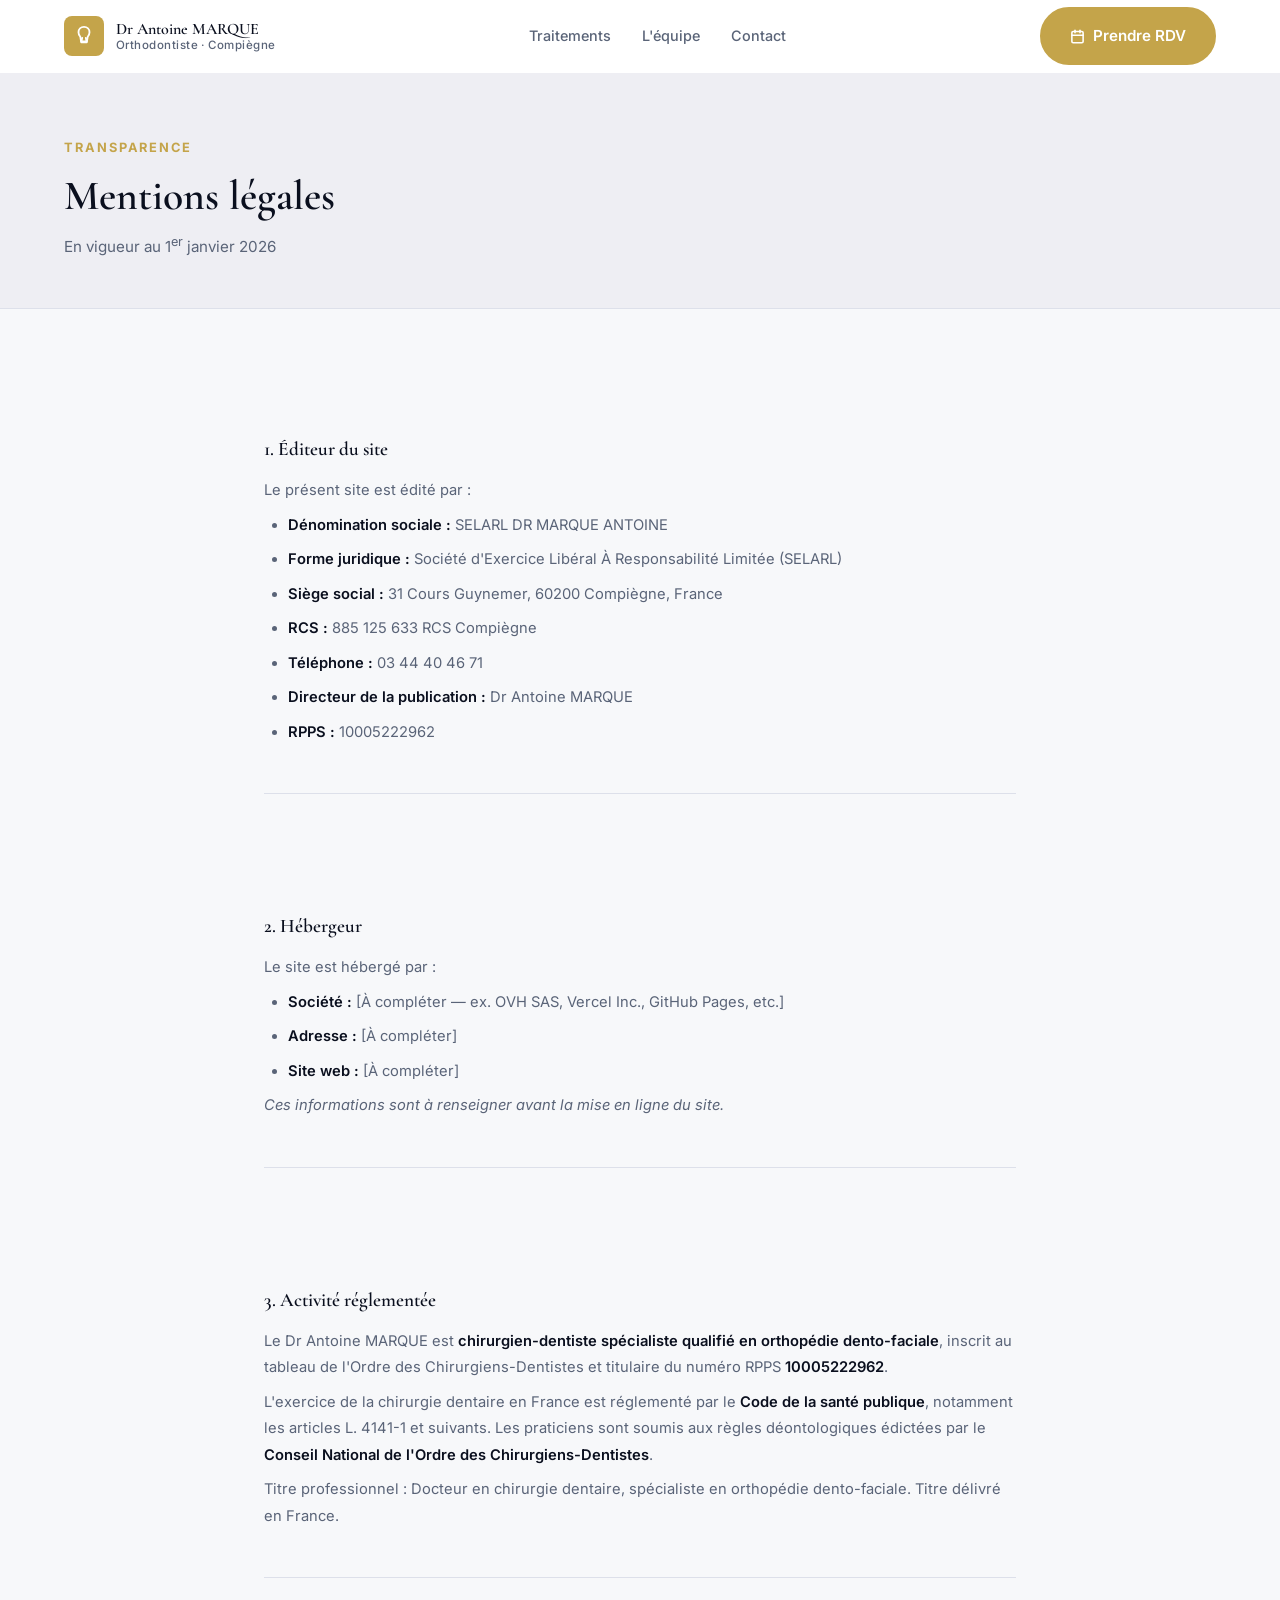
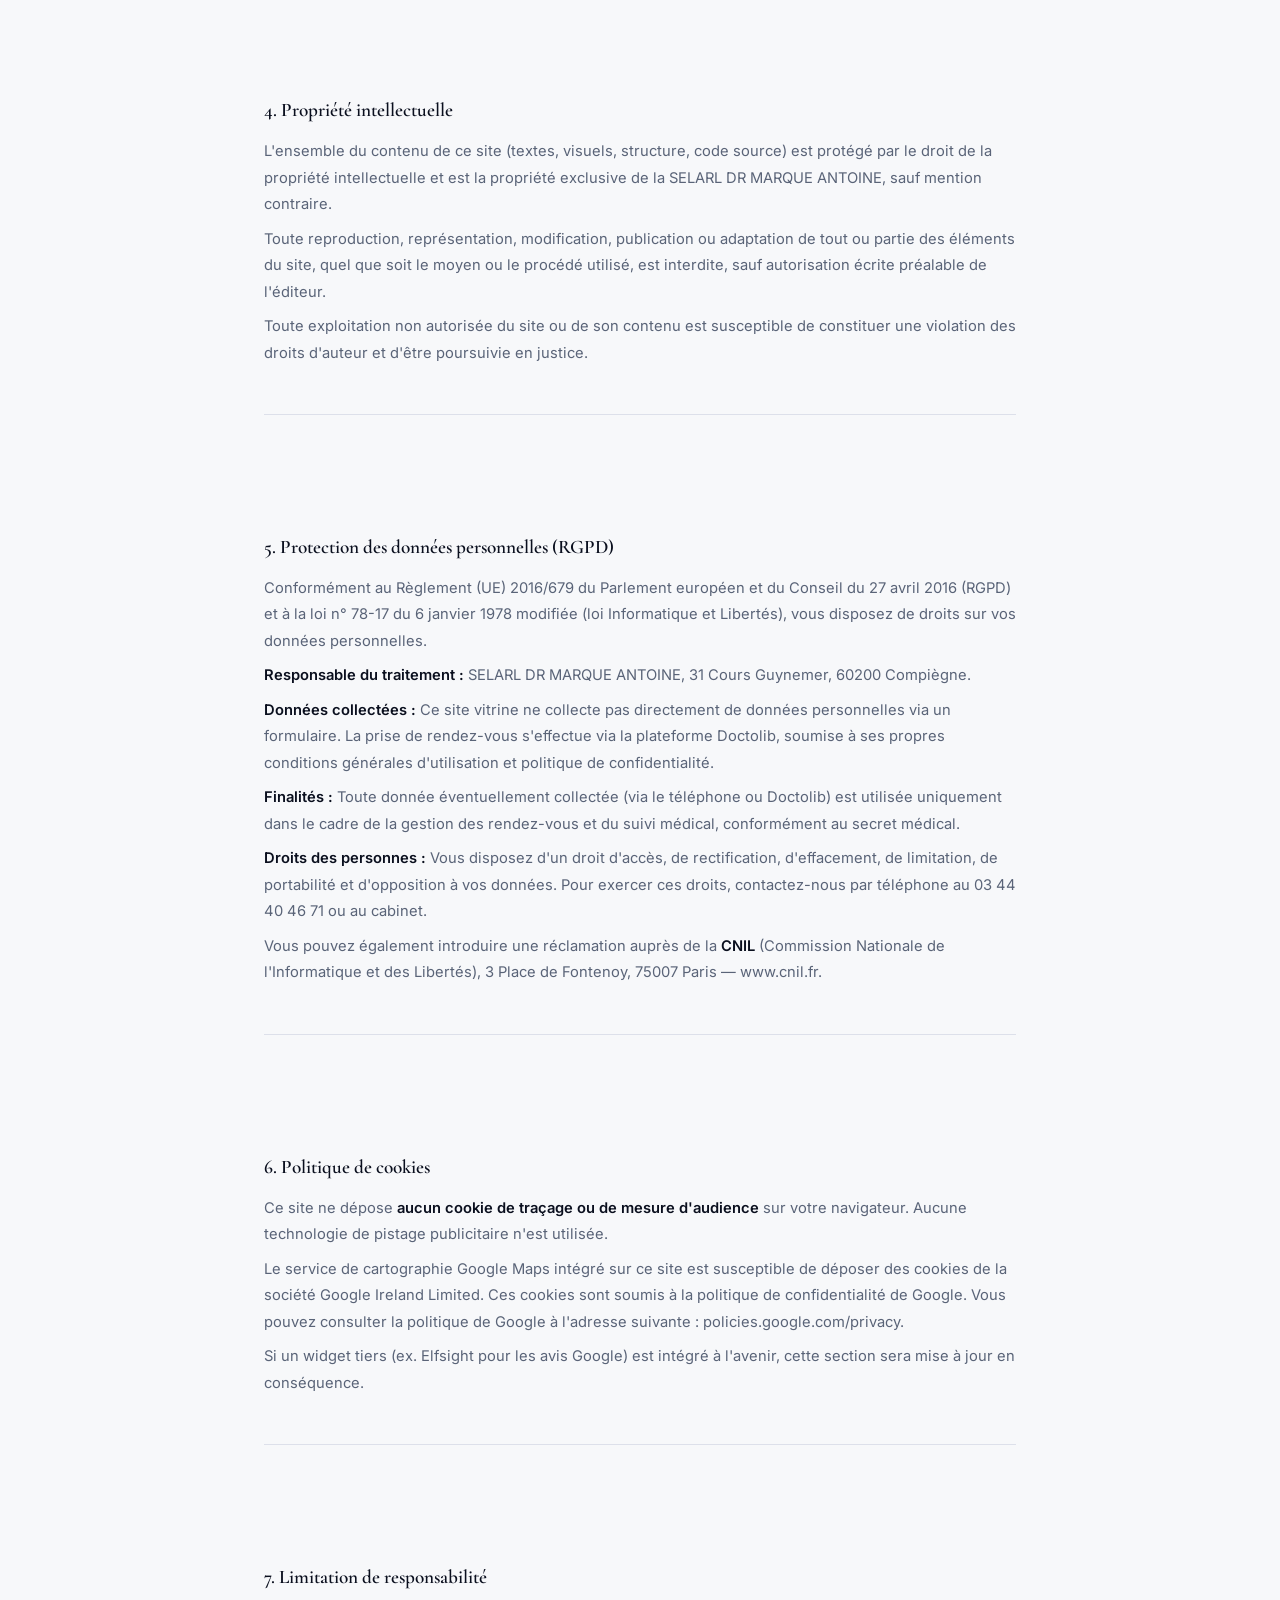
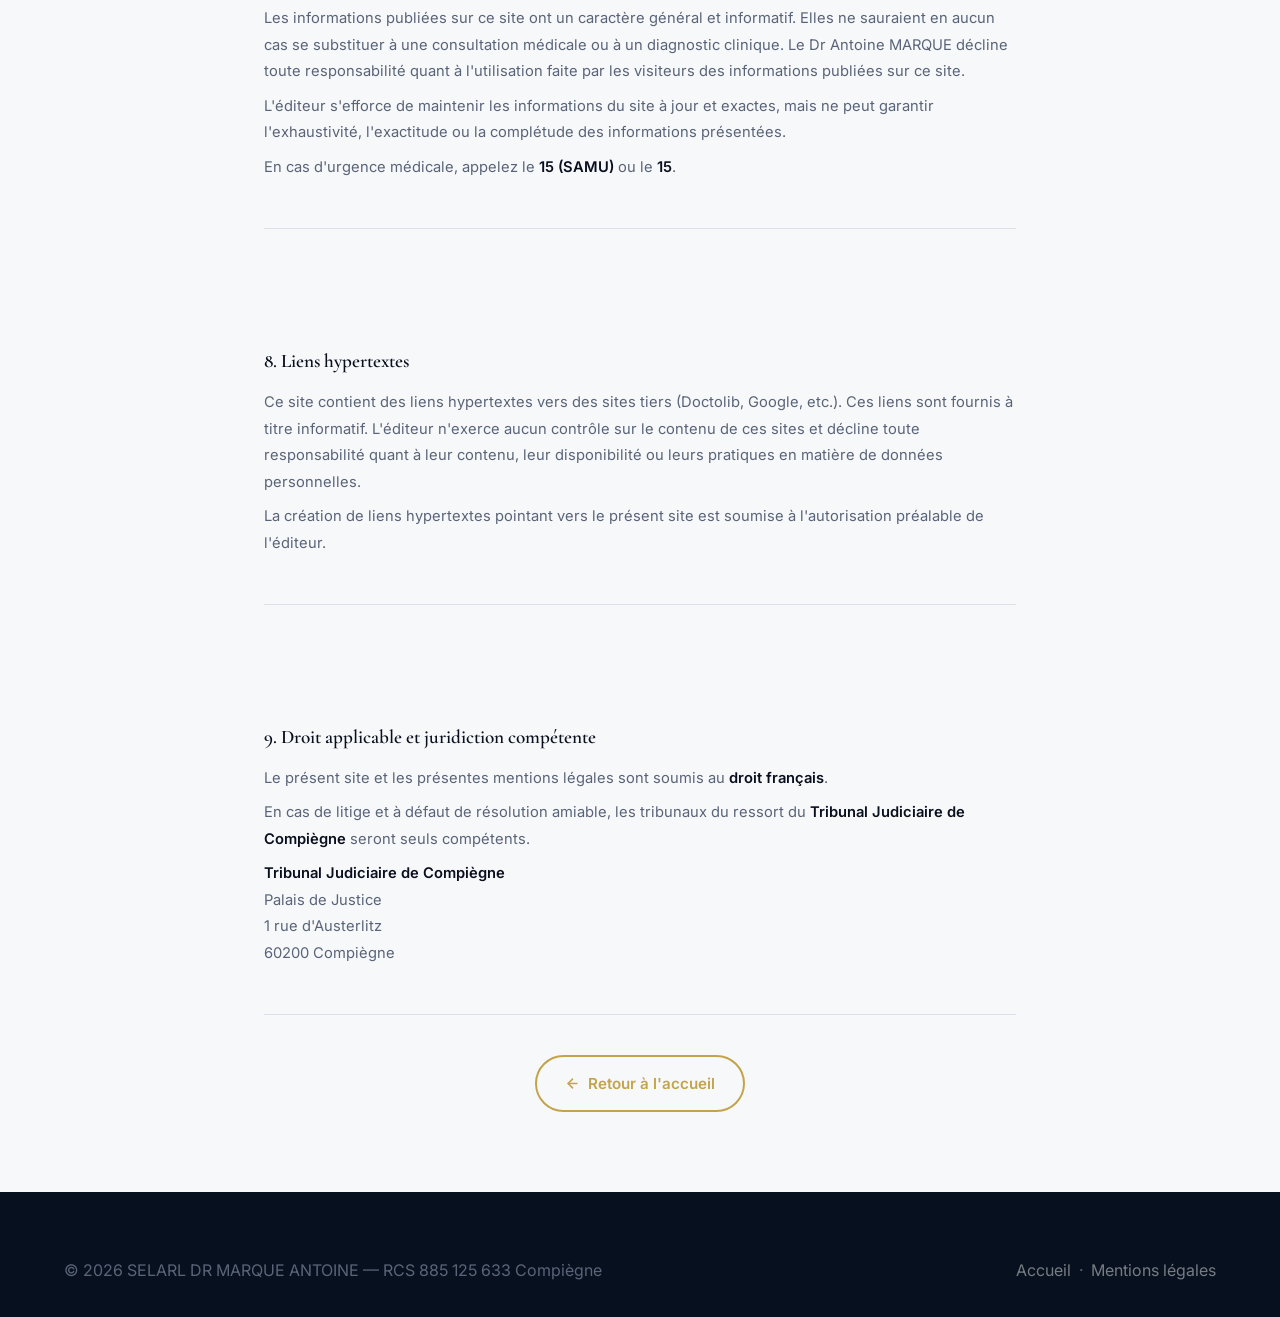
<file: mentions-legales.html>
<!DOCTYPE html>
<html lang="fr">
<head>
  <meta charset="UTF-8" />
  <meta name="viewport" content="width=device-width, initial-scale=1.0" />
  <meta name="theme-color" content="#7A9E87" />

  <title>Mentions légales — Dr Antoine MARQUE, Orthodontiste Compiègne</title>
  <meta name="description" content="Mentions légales du site du Dr Antoine MARQUE, orthodontiste à Compiègne. Informations sur l'éditeur, l'hébergeur, la protection des données personnelles et les cookies." />
  <meta name="robots" content="noindex, follow" />

  <!-- Fonts -->
  <link rel="preconnect" href="https://fonts.googleapis.com" />
  <link rel="preconnect" href="https://fonts.gstatic.com" crossorigin />
  <link href="https://fonts.googleapis.com/css2?family=Cormorant+Garamond:ital,wght@0,400;0,500;0,600;0,700;1,400;1,600&family=Inter:wght@300;400;500;600;700&display=swap" rel="stylesheet" />

  <link rel="stylesheet" href="styles.css" />
</head>

<body>

  <!-- =========================================
       NAVIGATION (simplifiée)
  ========================================= -->
  <header role="banner">
    <nav class="navbar" role="navigation" aria-label="Navigation principale">
      <div class="nav-inner">

        <a href="index.html" class="nav-logo" aria-label="Dr Antoine MARQUE, Orthodontiste Compiègne — Retour à l'accueil">
          <div class="nav-logo-icon" aria-hidden="true">
            <svg width="22" height="22" viewBox="0 0 24 24" fill="none" stroke="white" stroke-width="2" stroke-linecap="round" stroke-linejoin="round">
              <path d="M12 2C8.5 2 6 4.5 6 8c0 2 .7 3.8 2 5l1 6h6l1-6c1.3-1.2 2-3 2-5 0-3.5-2.5-6-6-6z"/>
              <path d="M10 14c0 0-.5 3-1 4h6c-.5-1-1-4-1-4"/>
            </svg>
          </div>
          <div class="nav-logo-text">
            <span class="nav-logo-name">Dr Antoine MARQUE</span>
            <span class="nav-logo-subtitle">Orthodontiste · Compiègne</span>
          </div>
        </a>

        <ul class="nav-links" role="list">
          <li><a href="index.html#traitements">Traitements</a></li>
          <li><a href="index.html#equipe">L'équipe</a></li>
          <li><a href="index.html#contact">Contact</a></li>
        </ul>

        <div class="nav-cta">
          <a href="https://www.doctolib.fr/orthodontiste/compiegne/antoine-marque"
             class="btn btn-primary"
             target="_blank"
             rel="noopener noreferrer"
             aria-label="Prendre rendez-vous sur Doctolib (nouvel onglet)">
            <svg width="15" height="15" viewBox="0 0 24 24" fill="none" stroke="currentColor" stroke-width="2.5" stroke-linecap="round" stroke-linejoin="round" aria-hidden="true">
              <rect x="3" y="4" width="18" height="18" rx="2" ry="2"/>
              <line x1="16" y1="2" x2="16" y2="6"/>
              <line x1="8" y1="2" x2="8" y2="6"/>
              <line x1="3" y1="10" x2="21" y2="10"/>
            </svg>
            Prendre RDV
          </a>
        </div>

        <button class="nav-burger" aria-label="Ouvrir le menu" aria-expanded="false" aria-controls="nav-mobile-menu-legal">
          <span></span>
          <span></span>
          <span></span>
        </button>
      </div>
    </nav>

    <div class="nav-mobile" id="nav-mobile-menu-legal" role="dialog" aria-label="Menu mobile">
      <a href="index.html#traitements">Traitements</a>
      <a href="index.html#equipe">L'équipe</a>
      <a href="index.html#contact">Contact</a>
      <a href="https://www.doctolib.fr/orthodontiste/compiegne/antoine-marque"
         class="btn btn-primary"
         target="_blank"
         rel="noopener noreferrer">
        Prendre rendez-vous sur Doctolib
      </a>
    </div>
  </header>


  <main class="legal-page">

    <!-- Hero -->
    <div class="legal-hero">
      <div class="container">
        <p class="section-label">Transparence</p>
        <h1 style="font-family: var(--font-title); font-size: clamp(1.8rem, 3.5vw, 2.6rem); color: var(--color-text); margin-bottom: 0.5rem;">Mentions légales</h1>
        <p style="color: var(--color-text-light); font-size: 0.95rem;">
          En vigueur au 1<sup>er</sup> janvier 2026
        </p>
      </div>
    </div>

    <!-- Contenu -->
    <div class="legal-content">

      <!-- 1. Éditeur du site -->
      <section class="legal-section" id="editeur">
        <h2>1. Éditeur du site</h2>
        <p>
          Le présent site est édité par :
        </p>
        <ul>
          <li><strong>Dénomination sociale :</strong> SELARL DR MARQUE ANTOINE</li>
          <li><strong>Forme juridique :</strong> Société d'Exercice Libéral À Responsabilité Limitée (SELARL)</li>
          <li><strong>Siège social :</strong> 31 Cours Guynemer, 60200 Compiègne, France</li>
          <li><strong>RCS :</strong> 885 125 633 RCS Compiègne</li>
          <li><strong>Téléphone :</strong> 03 44 40 46 71</li>
          <li><strong>Directeur de la publication :</strong> Dr Antoine MARQUE</li>
          <li><strong>RPPS :</strong> 10005222962</li>
        </ul>
      </section>

      <!-- 2. Hébergeur -->
      <section class="legal-section" id="hebergeur">
        <h2>2. Hébergeur</h2>
        <p>
          Le site est hébergé par :
        </p>
        <ul>
          <li><strong>Société :</strong> [À compléter — ex. OVH SAS, Vercel Inc., GitHub Pages, etc.]</li>
          <li><strong>Adresse :</strong> [À compléter]</li>
          <li><strong>Site web :</strong> [À compléter]</li>
        </ul>
        <p>
          <em>Ces informations sont à renseigner avant la mise en ligne du site.</em>
        </p>
      </section>

      <!-- 3. Activité réglementée -->
      <section class="legal-section" id="activite">
        <h2>3. Activité réglementée</h2>
        <p>
          Le Dr Antoine MARQUE est <strong>chirurgien-dentiste spécialiste qualifié en orthopédie dento-faciale</strong>, inscrit au tableau de l'Ordre des Chirurgiens-Dentistes et titulaire du numéro RPPS <strong>10005222962</strong>.
        </p>
        <p>
          L'exercice de la chirurgie dentaire en France est réglementé par le <strong>Code de la santé publique</strong>, notamment les articles L. 4141-1 et suivants. Les praticiens sont soumis aux règles déontologiques édictées par le <strong>Conseil National de l'Ordre des Chirurgiens-Dentistes</strong>.
        </p>
        <p>
          Titre professionnel : Docteur en chirurgie dentaire, spécialiste en orthopédie dento-faciale. Titre délivré en France.
        </p>
      </section>

      <!-- 4. Propriété intellectuelle -->
      <section class="legal-section" id="propriete">
        <h2>4. Propriété intellectuelle</h2>
        <p>
          L'ensemble du contenu de ce site (textes, visuels, structure, code source) est protégé par le droit de la propriété intellectuelle et est la propriété exclusive de la SELARL DR MARQUE ANTOINE, sauf mention contraire.
        </p>
        <p>
          Toute reproduction, représentation, modification, publication ou adaptation de tout ou partie des éléments du site, quel que soit le moyen ou le procédé utilisé, est interdite, sauf autorisation écrite préalable de l'éditeur.
        </p>
        <p>
          Toute exploitation non autorisée du site ou de son contenu est susceptible de constituer une violation des droits d'auteur et d'être poursuivie en justice.
        </p>
      </section>

      <!-- 5. Données personnelles (RGPD) -->
      <section class="legal-section" id="rgpd">
        <h2>5. Protection des données personnelles (RGPD)</h2>
        <p>
          Conformément au Règlement (UE) 2016/679 du Parlement européen et du Conseil du 27 avril 2016 (RGPD) et à la loi n° 78-17 du 6 janvier 1978 modifiée (loi Informatique et Libertés), vous disposez de droits sur vos données personnelles.
        </p>
        <p>
          <strong>Responsable du traitement :</strong> SELARL DR MARQUE ANTOINE, 31 Cours Guynemer, 60200 Compiègne.
        </p>
        <p>
          <strong>Données collectées :</strong> Ce site vitrine ne collecte pas directement de données personnelles via un formulaire. La prise de rendez-vous s'effectue via la plateforme Doctolib, soumise à ses propres conditions générales d'utilisation et politique de confidentialité.
        </p>
        <p>
          <strong>Finalités :</strong> Toute donnée éventuellement collectée (via le téléphone ou Doctolib) est utilisée uniquement dans le cadre de la gestion des rendez-vous et du suivi médical, conformément au secret médical.
        </p>
        <p>
          <strong>Droits des personnes :</strong> Vous disposez d'un droit d'accès, de rectification, d'effacement, de limitation, de portabilité et d'opposition à vos données. Pour exercer ces droits, contactez-nous par téléphone au 03 44 40 46 71 ou au cabinet.
        </p>
        <p>
          Vous pouvez également introduire une réclamation auprès de la <strong>CNIL</strong> (Commission Nationale de l'Informatique et des Libertés), 3 Place de Fontenoy, 75007 Paris — <a href="https://www.cnil.fr" target="_blank" rel="noopener noreferrer">www.cnil.fr</a>.
        </p>
      </section>

      <!-- 6. Cookies -->
      <section class="legal-section" id="cookies">
        <h2>6. Politique de cookies</h2>
        <p>
          Ce site ne dépose <strong>aucun cookie de traçage ou de mesure d'audience</strong> sur votre navigateur. Aucune technologie de pistage publicitaire n'est utilisée.
        </p>
        <p>
          Le service de cartographie Google Maps intégré sur ce site est susceptible de déposer des cookies de la société Google Ireland Limited. Ces cookies sont soumis à la politique de confidentialité de Google. Vous pouvez consulter la politique de Google à l'adresse suivante : <a href="https://policies.google.com/privacy" target="_blank" rel="noopener noreferrer">policies.google.com/privacy</a>.
        </p>
        <p>
          Si un widget tiers (ex. Elfsight pour les avis Google) est intégré à l'avenir, cette section sera mise à jour en conséquence.
        </p>
      </section>

      <!-- 7. Limitation de responsabilité -->
      <section class="legal-section" id="responsabilite">
        <h2>7. Limitation de responsabilité</h2>
        <p>
          Les informations publiées sur ce site ont un caractère général et informatif. Elles ne sauraient en aucun cas se substituer à une consultation médicale ou à un diagnostic clinique. Le Dr Antoine MARQUE décline toute responsabilité quant à l'utilisation faite par les visiteurs des informations publiées sur ce site.
        </p>
        <p>
          L'éditeur s'efforce de maintenir les informations du site à jour et exactes, mais ne peut garantir l'exhaustivité, l'exactitude ou la complétude des informations présentées.
        </p>
        <p>
          En cas d'urgence médicale, appelez le <strong>15 (SAMU)</strong> ou le <strong>15</strong>.
        </p>
      </section>

      <!-- 8. Liens externes -->
      <section class="legal-section" id="liens">
        <h2>8. Liens hypertextes</h2>
        <p>
          Ce site contient des liens hypertextes vers des sites tiers (Doctolib, Google, etc.). Ces liens sont fournis à titre informatif. L'éditeur n'exerce aucun contrôle sur le contenu de ces sites et décline toute responsabilité quant à leur contenu, leur disponibilité ou leurs pratiques en matière de données personnelles.
        </p>
        <p>
          La création de liens hypertextes pointant vers le présent site est soumise à l'autorisation préalable de l'éditeur.
        </p>
      </section>

      <!-- 9. Droit applicable -->
      <section class="legal-section" id="droit">
        <h2>9. Droit applicable et juridiction compétente</h2>
        <p>
          Le présent site et les présentes mentions légales sont soumis au <strong>droit français</strong>.
        </p>
        <p>
          En cas de litige et à défaut de résolution amiable, les tribunaux du ressort du <strong>Tribunal Judiciaire de Compiègne</strong> seront seuls compétents.
        </p>
        <p>
          <strong>Tribunal Judiciaire de Compiègne</strong><br />
          Palais de Justice<br />
          1 rue d'Austerlitz<br />
          60200 Compiègne
        </p>
      </section>

      <!-- Retour accueil -->
      <div style="text-align: center; margin-top: 1rem;">
        <a href="index.html" class="btn btn-outline">
          <svg width="15" height="15" viewBox="0 0 24 24" fill="none" stroke="currentColor" stroke-width="2.5" stroke-linecap="round" stroke-linejoin="round" aria-hidden="true">
            <line x1="19" y1="12" x2="5" y2="12"/>
            <polyline points="12 19 5 12 12 5"/>
          </svg>
          Retour à l'accueil
        </a>
      </div>

    </div>
  </main>


  <!-- =========================================
       FOOTER
  ========================================= -->
  <footer role="contentinfo">
    <div class="container">
      <div class="footer-bottom" style="border-top: none; padding-top: 0;">
        <p>
          &copy; 2026 SELARL DR MARQUE ANTOINE — RCS 885 125 633 Compiègne
        </p>
        <p>
          <a href="index.html">Accueil</a>
          &nbsp;·&nbsp;
          <a href="mentions-legales.html">Mentions légales</a>
        </p>
      </div>
    </div>
  </footer>

  <script src="script.js" defer></script>
</body>
</html>
</file>
<file: styles.css>
/* ============================================
   Dr Antoine MARQUE — Orthodontiste Compiègne
   styles.css
   ============================================ */

/* ---- Google Fonts ---- */
@import url('https://fonts.googleapis.com/css2?family=Cormorant+Garamond:ital,wght@0,400;0,500;0,600;0,700;1,400;1,600&family=Inter:wght@300;400;500;600;700&display=swap');

/* ---- CSS Variables ---- */
:root {
  --color-bg:         #F7F8FA;
  --color-cream:      #EEEEF3;
  --color-sand:       #E3E4EC;
  --color-sage:       #C4A44A;
  --color-sage-dark:  #A88934;
  --color-sage-light: #D9C07A;
  --color-terracotta: #112240;
  --color-terra-light:#1E3A6E;
  --color-white:      #FFFFFF;
  --color-text:       #0A0F1E;
  --color-text-light: #5A6478;
  --color-border:     #DDE0EA;

  --color-navy:       #112240;
  --color-navy-mid:   #1E3A6E;
  --color-navy-light: #2D5499;
  --color-gold:       #C4A44A;
  --color-gold-light: #D9C07A;
  --color-gold-pale:  #F5EDD6;

  --font-title: 'Cormorant Garamond', Georgia, serif;
  --font-body:  'Inter', 'Helvetica Neue', sans-serif;

  --radius-sm:  8px;
  --radius-md:  16px;
  --radius-lg:  24px;
  --radius-xl:  32px;

  --shadow-sm:  0 2px 8px rgba(0,0,0,0.06);
  --shadow-md:  0 4px 20px rgba(0,0,0,0.09);
  --shadow-lg:  0 8px 40px rgba(0,0,0,0.12);

  --transition: 0.3s ease;
  --max-width:  1200px;
}

/* ---- Reset & Base ---- */
*, *::before, *::after {
  box-sizing: border-box;
  margin: 0;
  padding: 0;
}

html {
  scroll-behavior: smooth;
  font-size: 16px;
}

body {
  font-family: var(--font-body);
  background-color: var(--color-bg);
  color: var(--color-text);
  line-height: 1.7;
  -webkit-font-smoothing: antialiased;
}

img {
  max-width: 100%;
  display: block;
}

a {
  color: inherit;
  text-decoration: none;
}

ul {
  list-style: none;
}

button {
  cursor: pointer;
  border: none;
  background: none;
  font-family: var(--font-body);
}

/* ---- Typography ---- */
h1, h2, h3, h4 {
  font-family: var(--font-title);
  line-height: 1.25;
  font-weight: 600;
}

h1 { font-size: clamp(2.2rem, 5vw, 3.5rem); }
h2 { font-size: clamp(1.8rem, 3.5vw, 2.6rem); }
h3 { font-size: clamp(1.2rem, 2vw, 1.5rem); }

p {
  font-size: 1rem;
  color: var(--color-text-light);
  line-height: 1.8;
}

/* ---- Layout helpers ---- */
.container {
  max-width: var(--max-width);
  margin: 0 auto;
  padding: 0 1.5rem;
}

section {
  padding: 5rem 0;
}

.section-label {
  font-family: var(--font-body);
  font-size: 0.8rem;
  font-weight: 700;
  letter-spacing: 0.15em;
  text-transform: uppercase;
  color: var(--color-sage);
  margin-bottom: 0.75rem;
}

.section-title {
  margin-bottom: 1rem;
  color: var(--color-text);
}

.section-subtitle {
  font-size: 1.05rem;
  max-width: 560px;
  color: var(--color-text-light);
  margin-bottom: 3rem;
}

/* ---- Reveal animation ---- */
.reveal {
  opacity: 0;
  transform: translateY(28px);
  transition: opacity 0.65s ease, transform 0.65s ease;
}

.reveal.visible {
  opacity: 1;
  transform: translateY(0);
}

.reveal-delay-1 { transition-delay: 0.1s; }
.reveal-delay-2 { transition-delay: 0.2s; }
.reveal-delay-3 { transition-delay: 0.3s; }
.reveal-delay-4 { transition-delay: 0.4s; }

/* ---- Buttons ---- */
.btn {
  display: inline-flex;
  align-items: center;
  gap: 0.5rem;
  padding: 0.85rem 1.75rem;
  border-radius: 50px;
  font-family: var(--font-body);
  font-size: 0.95rem;
  font-weight: 600;
  transition: all var(--transition);
  cursor: pointer;
  text-decoration: none;
  border: 2px solid transparent;
}

.btn-primary {
  background: var(--color-sage);
  color: var(--color-white);
  border-color: var(--color-sage);
}

.btn-primary:hover {
  background: var(--color-sage-dark);
  border-color: var(--color-sage-dark);
  transform: translateY(-2px);
  box-shadow: var(--shadow-md);
}

.btn-outline {
  background: transparent;
  color: var(--color-sage);
  border-color: var(--color-sage);
}

.btn-outline:hover {
  background: var(--color-sage);
  color: var(--color-white);
  transform: translateY(-2px);
  box-shadow: var(--shadow-md);
}

.btn-doctolib {
  background: #0596DE;
  color: #fff;
  border-color: #0596DE;
  font-size: 1rem;
  padding: 1rem 2rem;
}

.btn-doctolib:hover {
  background: #047ab8;
  border-color: #047ab8;
  transform: translateY(-2px);
  box-shadow: 0 6px 24px rgba(5, 150, 222, 0.35);
}

/* ============================================
   NAVIGATION
   ============================================ */
.navbar {
  position: fixed;
  top: 0;
  left: 0;
  right: 0;
  z-index: 1000;
  background: rgba(255, 255, 255, 0.96);
  backdrop-filter: blur(12px);
  -webkit-backdrop-filter: blur(12px);
  border-bottom: 1px solid transparent;
  transition: border-color var(--transition), box-shadow var(--transition);
}

.navbar.scrolled {
  border-color: var(--color-border);
  box-shadow: var(--shadow-sm);
}

.nav-inner {
  max-width: var(--max-width);
  margin: 0 auto;
  padding: 0 1.5rem;
  height: 72px;
  display: flex;
  align-items: center;
  justify-content: space-between;
  gap: 2rem;
}

.nav-logo {
  display: flex;
  align-items: center;
  gap: 0.75rem;
  text-decoration: none;
  flex-shrink: 0;
}

.nav-logo-icon {
  width: 40px;
  height: 40px;
  background: var(--color-sage);
  border-radius: var(--radius-sm);
  display: flex;
  align-items: center;
  justify-content: center;
  flex-shrink: 0;
}

.nav-logo-text {
  display: flex;
  flex-direction: column;
  line-height: 1.2;
}

.nav-logo-name {
  font-family: var(--font-title);
  font-size: 1rem;
  font-weight: 600;
  color: var(--color-text);
}

.nav-logo-subtitle {
  font-size: 0.72rem;
  font-weight: 500;
  color: var(--color-text-light);
  letter-spacing: 0.04em;
}

.nav-links {
  display: flex;
  align-items: center;
  gap: 0.25rem;
}

.nav-links a {
  font-size: 0.9rem;
  font-weight: 500;
  color: var(--color-text-light);
  padding: 0.5rem 0.85rem;
  border-radius: 50px;
  transition: all var(--transition);
}

.nav-links a:hover {
  color: var(--color-gold);
  background: rgba(196, 164, 74, 0.08);
}

.nav-cta {
  flex-shrink: 0;
}

.nav-burger {
  display: none;
  flex-direction: column;
  gap: 5px;
  padding: 8px;
  cursor: pointer;
  background: none;
  border: none;
}

.nav-burger span {
  display: block;
  width: 24px;
  height: 2px;
  background: var(--color-text);
  border-radius: 2px;
  transition: all var(--transition);
}

.nav-burger.active span:nth-child(1) {
  transform: translateY(7px) rotate(45deg);
}

.nav-burger.active span:nth-child(2) {
  opacity: 0;
}

.nav-burger.active span:nth-child(3) {
  transform: translateY(-7px) rotate(-45deg);
}

/* Mobile nav */
.nav-mobile {
  display: none;
  position: fixed;
  top: 72px;
  left: 0;
  right: 0;
  background: var(--color-bg);
  border-bottom: 1px solid var(--color-border);
  padding: 1rem 1.5rem 1.5rem;
  box-shadow: var(--shadow-md);
  z-index: 999;
}

.nav-mobile.open {
  display: block;
}

.nav-mobile a {
  display: block;
  padding: 0.75rem 0;
  border-bottom: 1px solid var(--color-border);
  font-size: 1rem;
  font-weight: 500;
  color: var(--color-text);
  transition: color var(--transition);
}

.nav-mobile a:last-of-type {
  border-bottom: none;
}

.nav-mobile a:hover {
  color: var(--color-sage);
}

.nav-mobile .btn-primary {
  display: flex;
  justify-content: center;
  margin-top: 1rem;
  width: 100%;
}

/* ============================================
   HERO
   ============================================ */
.hero {
  min-height: 100vh;
  padding-top: 72px;
  display: flex;
  align-items: center;
  background: linear-gradient(135deg, #FFFFFF 0%, var(--color-bg) 50%, rgba(17, 34, 64, 0.04) 100%);
  position: relative;
  overflow: hidden;
}

.hero::before {
  content: '';
  position: absolute;
  top: -20%;
  right: -10%;
  width: 600px;
  height: 600px;
  background: radial-gradient(circle, rgba(196, 164, 74, 0.1) 0%, transparent 70%);
  pointer-events: none;
}

.hero::after {
  content: '';
  position: absolute;
  bottom: -10%;
  left: -5%;
  width: 400px;
  height: 400px;
  background: radial-gradient(circle, rgba(17, 34, 64, 0.06) 0%, transparent 70%);
  pointer-events: none;
}

.hero-inner {
  width: 100%;
  max-width: var(--max-width);
  margin: 0 auto;
  padding: 4rem 1.5rem;
  display: grid;
  grid-template-columns: 1fr 1fr;
  gap: 4rem;
  align-items: center;
}

.hero-badge {
  display: inline-flex;
  align-items: center;
  gap: 0.5rem;
  background: rgba(196, 164, 74, 0.1);
  border: 1px solid rgba(196, 164, 74, 0.25);
  border-radius: 50px;
  padding: 0.35rem 1rem;
  font-size: 0.8rem;
  font-weight: 600;
  color: var(--color-gold-dark, #8A6E28);
  letter-spacing: 0.05em;
  margin-bottom: 1.5rem;
}

.hero-title {
  margin-bottom: 1.25rem;
  color: var(--color-text);
}

.hero-title em {
  font-style: italic;
  color: var(--color-sage);
}

.hero-desc {
  font-size: 1.1rem;
  margin-bottom: 2.25rem;
  max-width: 480px;
}

.hero-actions {
  display: flex;
  flex-wrap: wrap;
  gap: 1rem;
  margin-bottom: 3rem;
}

.hero-trust {
  display: flex;
  align-items: center;
  gap: 1.5rem;
  flex-wrap: wrap;
}

.hero-trust-item {
  display: flex;
  align-items: center;
  gap: 0.5rem;
  font-size: 0.85rem;
  font-weight: 600;
  color: var(--color-text-light);
}

.hero-trust-item svg {
  color: var(--color-sage);
  flex-shrink: 0;
}

/* Hero visual */
.hero-visual {
  display: flex;
  flex-direction: column;
  gap: 1.25rem;
  position: relative;
}

.hero-card-main {
  background: var(--color-white);
  border-radius: var(--radius-lg);
  padding: 2.5rem;
  box-shadow: var(--shadow-lg);
  border: 1px solid var(--color-border);
  position: relative;
}

.hero-card-main::before {
  content: '';
  position: absolute;
  top: 0;
  left: 0;
  right: 0;
  height: 4px;
  background: linear-gradient(90deg, var(--color-navy), var(--color-gold));
  border-radius: var(--radius-lg) var(--radius-lg) 0 0;
}

.hero-photo-placeholder {
  width: 100%;
  aspect-ratio: 4/3;
  background: linear-gradient(135deg, var(--color-cream) 0%, #EEF0F7 100%);
  border-radius: var(--radius-md);
  display: flex;
  flex-direction: column;
  align-items: center;
  justify-content: center;
  gap: 0.75rem;
  margin-bottom: 1.5rem;
  border: 2px dashed var(--color-border);
}

.hero-photo-placeholder svg {
  color: var(--color-sage);
  opacity: 0.6;
}

.hero-photo-placeholder p {
  font-size: 0.8rem;
  color: var(--color-text-light);
  text-align: center;
  line-height: 1.4;
}

.hero-card-name {
  font-family: var(--font-title);
  font-size: 1.2rem;
  font-weight: 600;
  color: var(--color-text);
  margin-bottom: 0.25rem;
}

.hero-card-title {
  font-size: 0.85rem;
  color: var(--color-text-light);
  margin-bottom: 1.25rem;
}

.hero-card-tags {
  display: flex;
  flex-wrap: wrap;
  gap: 0.5rem;
}

.tag {
  display: inline-flex;
  align-items: center;
  gap: 0.35rem;
  background: rgba(17, 34, 64, 0.07);
  color: var(--color-navy);
  border-radius: 50px;
  padding: 0.3rem 0.75rem;
  font-size: 0.75rem;
  font-weight: 600;
  letter-spacing: 0.02em;
}

.tag-terra {
  background: rgba(196, 164, 74, 0.12);
  color: var(--color-sage-dark);
}

.hero-card-small {
  background: var(--color-white);
  border-radius: var(--radius-md);
  padding: 1.25rem 1.5rem;
  box-shadow: var(--shadow-sm);
  border: 1px solid var(--color-border);
  display: flex;
  align-items: center;
  gap: 1rem;
}

.hero-card-small-icon {
  width: 44px;
  height: 44px;
  background: rgba(17, 34, 64, 0.07);
  border-radius: var(--radius-sm);
  display: flex;
  align-items: center;
  justify-content: center;
  flex-shrink: 0;
  color: var(--color-navy);
}

.hero-card-small-text strong {
  display: block;
  font-size: 0.9rem;
  font-weight: 700;
  color: var(--color-text);
}

.hero-card-small-text span {
  font-size: 0.78rem;
  color: var(--color-text-light);
}

/* ============================================
   TREATMENTS
   ============================================ */
.treatments {
  background: var(--color-cream);
}

.treatments-header {
  text-align: center;
  max-width: 600px;
  margin: 0 auto 3.5rem;
}

.treatments-header .section-subtitle {
  margin: 0 auto;
}

.treatments-grid {
  display: grid;
  grid-template-columns: repeat(auto-fit, minmax(260px, 1fr));
  gap: 1.5rem;
}

.treatment-card {
  background: var(--color-white);
  border-radius: var(--radius-lg);
  padding: 2rem;
  border: 1px solid var(--color-border);
  box-shadow: var(--shadow-sm);
  transition: transform var(--transition), box-shadow var(--transition), border-color var(--transition);
  position: relative;
  overflow: hidden;
}

.treatment-card::before {
  content: '';
  position: absolute;
  top: 0;
  left: 0;
  right: 0;
  height: 3px;
  background: linear-gradient(90deg, var(--color-navy), var(--color-gold));
  opacity: 0;
  transition: opacity var(--transition);
}

.treatment-card:hover {
  transform: translateY(-6px);
  box-shadow: var(--shadow-lg);
  border-color: rgba(196, 164, 74, 0.3);
}

.treatment-card:hover::before {
  opacity: 1;
}

.treatment-icon {
  width: 56px;
  height: 56px;
  background: rgba(17, 34, 64, 0.07);
  border-radius: var(--radius-md);
  display: flex;
  align-items: center;
  justify-content: center;
  margin-bottom: 1.25rem;
  color: var(--color-navy);
  transition: background var(--transition);
}

.treatment-card:hover .treatment-icon {
  background: rgba(196, 164, 74, 0.15);
  color: var(--color-gold);
}

.treatment-card h3 {
  margin-bottom: 0.75rem;
  color: var(--color-text);
}

.treatment-card p {
  font-size: 0.92rem;
  margin-bottom: 1.25rem;
  line-height: 1.7;
}

.treatment-tags {
  display: flex;
  flex-wrap: wrap;
  gap: 0.4rem;
}

/* ============================================
   TEAM
   ============================================ */
.team {
  background: var(--color-bg);
}

.team-header {
  text-align: center;
  max-width: 600px;
  margin: 0 auto 3.5rem;
}

.team-grid {
  display: grid;
  grid-template-columns: 1fr 1fr;
  gap: 2rem;
}

.team-card {
  background: var(--color-white);
  border-radius: var(--radius-xl);
  overflow: hidden;
  border: 1px solid var(--color-border);
  box-shadow: var(--shadow-sm);
  transition: transform var(--transition), box-shadow var(--transition);
}

.team-card:hover {
  transform: translateY(-4px);
  box-shadow: var(--shadow-lg);
}

.team-photo {
  background: linear-gradient(135deg, #EEF0F7 0%, var(--color-cream) 100%);
  aspect-ratio: 4/3;
  display: flex;
  flex-direction: column;
  align-items: center;
  justify-content: center;
  gap: 0.75rem;
  position: relative;
  border-bottom: 1px solid var(--color-border);
}

.team-photo svg {
  color: var(--color-navy);
  opacity: 0.25;
}

.team-photo-label {
  font-size: 0.75rem;
  color: var(--color-text-light);
  text-align: center;
  line-height: 1.4;
}

.team-info {
  padding: 2rem;
}

.team-name {
  font-family: var(--font-title);
  font-size: 1.3rem;
  font-weight: 600;
  color: var(--color-text);
  margin-bottom: 0.25rem;
}

.team-role {
  font-size: 0.85rem;
  color: var(--color-sage);
  font-weight: 600;
  margin-bottom: 1rem;
  letter-spacing: 0.03em;
}

.team-desc {
  font-size: 0.92rem;
  color: var(--color-text-light);
  line-height: 1.75;
  margin-bottom: 1.25rem;
}

.team-credentials {
  display: flex;
  flex-direction: column;
  gap: 0.5rem;
}

.credential-item {
  display: flex;
  align-items: center;
  gap: 0.6rem;
  font-size: 0.85rem;
  color: var(--color-text-light);
  font-weight: 500;
}

.credential-item svg {
  color: var(--color-sage);
  flex-shrink: 0;
}

/* ============================================
   TESTIMONIALS
   ============================================ */
.testimonials {
  background: linear-gradient(135deg, var(--color-cream) 0%, rgba(17, 34, 64, 0.04) 100%);
}

.testimonials-header {
  text-align: center;
  max-width: 600px;
  margin: 0 auto 3rem;
}

/* Reviews Carousel */
.reviews-carousel-wrapper {
  overflow: hidden;
  position: relative;
  margin-bottom: 1.5rem;
}

.reviews-track {
  display: flex;
  gap: 1.5rem;
  animation: scrollReviews 35s linear infinite;
  width: max-content;
}

.reviews-track:hover {
  animation-play-state: paused;
}

.review-card {
  background: var(--color-white);
  border-radius: var(--radius-lg, 16px);
  padding: 2rem;
  min-width: 340px;
  max-width: 340px;
  box-shadow: 0 4px 20px rgba(0,0,0,0.06);
  flex-shrink: 0;
  transition: transform 0.3s ease;
}

.review-card:hover {
  transform: translateY(-4px);
}

.review-header {
  display: flex;
  align-items: center;
  gap: 0.75rem;
  margin-bottom: 0.75rem;
}

.review-avatar {
  width: 40px;
  height: 40px;
  border-radius: 50%;
  display: flex;
  align-items: center;
  justify-content: center;
  color: white;
  font-weight: 700;
  font-size: 0.85rem;
  flex-shrink: 0;
}

.review-name {
  font-weight: 700;
  font-size: 0.9rem;
  color: var(--color-text);
}

.review-meta {
  font-size: 0.75rem;
  color: var(--color-text-light);
}

.review-stars {
  color: #F5A623;
  font-size: 0.9rem;
  letter-spacing: 2px;
  margin-bottom: 0.75rem;
}

.review-text {
  font-size: 0.9rem;
  color: var(--color-text-light);
  line-height: 1.7;
  font-style: italic;
}

.reviews-footer {
  display: flex;
  align-items: center;
  justify-content: space-between;
  padding: 1rem 0;
  flex-wrap: wrap;
  gap: 1rem;
}

.reviews-google-badge {
  display: flex;
  align-items: center;
  gap: 0.5rem;
  font-size: 0.9rem;
  color: var(--color-text-light);
}

.reviews-google-badge strong {
  color: var(--color-text);
  font-size: 1rem;
}

.reviews-google-badge span {
  font-size: 0.8rem;
  color: var(--color-text-light);
}

.reviews-see-all {
  display: inline-flex;
  align-items: center;
  gap: 0.4rem;
  color: var(--color-primary, #7A9E87);
  font-weight: 700;
  font-size: 0.85rem;
  text-decoration: none;
  transition: color 0.2s;
}

.reviews-see-all:hover { color: var(--color-primary-dark, #5E8462); }

@keyframes scrollReviews {
  0% { transform: translateX(0); }
  100% { transform: translateX(-50%); }
}

/* ============================================
   CONTACT
   ============================================ */
.contact {
  background: var(--color-bg);
}

.contact-header {
  text-align: center;
  max-width: 600px;
  margin: 0 auto 3.5rem;
}

.contact-grid {
  display: grid;
  grid-template-columns: 1fr 1fr;
  gap: 3rem;
  align-items: start;
}

.contact-info h3 {
  font-size: 1.15rem;
  margin-bottom: 1.75rem;
  color: var(--color-text);
}

.contact-items {
  display: flex;
  flex-direction: column;
  gap: 1.25rem;
  margin-bottom: 2rem;
}

.contact-item {
  display: flex;
  align-items: flex-start;
  gap: 1rem;
}

.contact-item-icon {
  width: 44px;
  height: 44px;
  background: rgba(17, 34, 64, 0.07);
  border-radius: var(--radius-sm);
  display: flex;
  align-items: center;
  justify-content: center;
  flex-shrink: 0;
  color: var(--color-navy);
  margin-top: 2px;
}

.contact-item-text strong {
  display: block;
  font-size: 0.85rem;
  font-weight: 700;
  color: var(--color-text);
  margin-bottom: 0.2rem;
  text-transform: uppercase;
  letter-spacing: 0.06em;
}

.contact-item-text span,
.contact-item-text a {
  font-size: 0.95rem;
  color: var(--color-text-light);
  line-height: 1.5;
}

.contact-item-text a {
  transition: color var(--transition);
}

.contact-item-text a:hover {
  color: var(--color-sage);
}

.contact-hours {
  background: var(--color-cream);
  border-radius: var(--radius-md);
  padding: 1.25rem;
  border: 1px solid var(--color-border);
}

.contact-hours h4 {
  font-size: 0.85rem;
  font-weight: 700;
  text-transform: uppercase;
  letter-spacing: 0.08em;
  color: var(--color-text);
  margin-bottom: 0.75rem;
}

.hours-row {
  display: flex;
  justify-content: space-between;
  padding: 0.35rem 0;
  font-size: 0.88rem;
  color: var(--color-text-light);
  border-bottom: 1px solid var(--color-border);
}

.hours-row:last-child {
  border-bottom: none;
}

.hours-note {
  font-size: 0.78rem;
  color: var(--color-text-light);
  margin-top: 0.6rem;
  font-style: italic;
}

/* Contact RDV block */
.contact-rdv {
  position: sticky;
  top: 90px;
}

.contact-rdv-card {
  background: var(--color-white);
  border-radius: var(--radius-xl);
  padding: 2.5rem;
  border: 1px solid var(--color-border);
  box-shadow: var(--shadow-md);
  text-align: center;
}

.contact-rdv-card::before {
  content: '';
  display: block;
  width: 64px;
  height: 4px;
  background: linear-gradient(90deg, var(--color-navy), var(--color-gold));
  border-radius: 2px;
  margin: 0 auto 1.75rem;
}

.contact-rdv-card h3 {
  font-size: 1.5rem;
  margin-bottom: 0.75rem;
  color: var(--color-text);
}

.contact-rdv-card p {
  font-size: 0.92rem;
  margin-bottom: 2rem;
  max-width: 320px;
  margin-left: auto;
  margin-right: auto;
}

.contact-rdv-card .btn-doctolib {
  width: 100%;
  justify-content: center;
  margin-bottom: 1rem;
}

.contact-rdv-note {
  font-size: 0.78rem;
  color: var(--color-text-light);
  display: flex;
  align-items: center;
  justify-content: center;
  gap: 0.4rem;
}

.contact-rdv-note svg {
  color: var(--color-sage);
  flex-shrink: 0;
}

/* Sector badge */
.sector-badge {
  display: inline-flex;
  align-items: center;
  gap: 0.5rem;
  background: rgba(196, 164, 74, 0.08);
  border: 1px solid rgba(196, 164, 74, 0.2);
  border-radius: var(--radius-sm);
  padding: 0.6rem 1rem;
  margin-top: 1.5rem;
  width: 100%;
}

.sector-badge-icon {
  width: 32px;
  height: 32px;
  background: var(--color-navy);
  border-radius: 6px;
  display: flex;
  align-items: center;
  justify-content: center;
  color: white;
  flex-shrink: 0;
}

.sector-badge-text strong {
  display: block;
  font-size: 0.82rem;
  font-weight: 700;
  color: var(--color-gold-dark, #8A6E28);
}

.sector-badge-text span {
  font-size: 0.75rem;
  color: var(--color-text-light);
}

/* ============================================
   GOOGLE MAPS
   ============================================ */
.map-section {
  padding: 0;
  line-height: 0;
}

.map-section iframe {
  width: 100%;
  height: 420px;
  border: none;
  display: block;
  filter: saturate(0.85) contrast(1.05);
}

/* ============================================
   FOOTER
   ============================================ */
footer {
  background: #07101E;
  color: rgba(255,255,255,0.75);
  padding: 4rem 0 2rem;
}

.footer-top {
  display: grid;
  grid-template-columns: 1.4fr 1fr 1fr 1fr;
  gap: 3rem;
  padding-bottom: 3rem;
  border-bottom: 1px solid rgba(255,255,255,0.1);
  margin-bottom: 2rem;
}

.footer-brand {}

.footer-logo {
  display: flex;
  align-items: center;
  gap: 0.75rem;
  margin-bottom: 1rem;
}

.footer-logo-icon {
  width: 36px;
  height: 36px;
  background: var(--color-gold);
  border-radius: 8px;
  display: flex;
  align-items: center;
  justify-content: center;
}

.footer-logo-name {
  font-family: var(--font-title);
  font-size: 0.95rem;
  font-weight: 600;
  color: white;
  line-height: 1.2;
}

.footer-logo-sub {
  font-size: 0.7rem;
  color: rgba(255,255,255,0.5);
  letter-spacing: 0.04em;
}

.footer-desc {
  font-size: 0.85rem;
  line-height: 1.7;
  color: rgba(255,255,255,0.55);
  margin-bottom: 1.25rem;
  max-width: 260px;
}

.footer-col h4 {
  font-family: var(--font-body);
  font-size: 0.75rem;
  font-weight: 700;
  text-transform: uppercase;
  letter-spacing: 0.12em;
  color: rgba(255,255,255,0.45);
  margin-bottom: 1rem;
}

.footer-col ul li {
  margin-bottom: 0.55rem;
}

.footer-col ul li a {
  font-size: 0.875rem;
  color: rgba(255,255,255,0.65);
  transition: color var(--transition);
}

.footer-col ul li a:hover {
  color: var(--color-gold-light);
}

.footer-contact-item {
  display: flex;
  align-items: flex-start;
  gap: 0.6rem;
  margin-bottom: 0.75rem;
  font-size: 0.85rem;
  color: rgba(255,255,255,0.6);
}

.footer-contact-item svg {
  color: var(--color-gold-light);
  flex-shrink: 0;
  margin-top: 2px;
}

.footer-bottom {
  display: flex;
  align-items: center;
  justify-content: space-between;
  flex-wrap: wrap;
  gap: 1rem;
  font-size: 0.8rem;
  color: rgba(255,255,255,0.35);
}

.footer-bottom a {
  color: rgba(255,255,255,0.45);
  transition: color var(--transition);
}

.footer-bottom a:hover {
  color: var(--color-gold-light);
}

/* ============================================
   MENTIONS LÉGALES PAGE
   ============================================ */
.legal-page {
  padding-top: 72px;
  min-height: 100vh;
  background: var(--color-bg);
}

.legal-hero {
  background: var(--color-cream);
  padding: 4rem 0 3rem;
  border-bottom: 1px solid var(--color-border);
}

.legal-content {
  padding: 3rem 0 5rem;
  max-width: 800px;
  margin: 0 auto;
  padding-left: 1.5rem;
  padding-right: 1.5rem;
}

.legal-section {
  margin-bottom: 2.5rem;
  padding-bottom: 2.5rem;
  border-bottom: 1px solid var(--color-border);
}

.legal-section:last-child {
  border-bottom: none;
}

.legal-section h2 {
  font-size: 1.2rem;
  margin-bottom: 1rem;
  color: var(--color-text);
  font-family: var(--font-title);
}

.legal-section p,
.legal-section li {
  font-size: 0.92rem;
  color: var(--color-text-light);
  line-height: 1.8;
  margin-bottom: 0.5rem;
}

.legal-section ul {
  list-style: disc;
  padding-left: 1.5rem;
}

.legal-section strong {
  color: var(--color-text);
  font-weight: 600;
}

/* ============================================
   RESPONSIVE
   ============================================ */
@media (max-width: 1024px) {
  .footer-top {
    grid-template-columns: 1fr 1fr;
    gap: 2rem;
  }
}

@media (max-width: 768px) {
  section {
    padding: 3.5rem 0;
  }

  .nav-links,
  .nav-cta {
    display: none;
  }

  .nav-burger {
    display: flex;
  }

  .hero-inner {
    grid-template-columns: 1fr;
    gap: 2.5rem;
    padding: 2.5rem 1.5rem;
  }

  .hero-visual {
    order: -1;
  }

  .hero-card-main {
    padding: 1.75rem;
  }

  .treatments-grid {
    grid-template-columns: 1fr;
    gap: 1rem;
  }

  .team-grid {
    grid-template-columns: 1fr;
  }

  .contact-grid {
    grid-template-columns: 1fr;
    gap: 2rem;
  }

  .contact-rdv {
    position: static;
  }

  .footer-top {
    grid-template-columns: 1fr;
    gap: 2rem;
  }

  .footer-bottom {
    flex-direction: column;
    text-align: center;
  }

  .map-section iframe {
    height: 300px;
  }
}

@media (max-width: 480px) {
  .hero-actions {
    flex-direction: column;
  }

  .hero-actions .btn {
    justify-content: center;
  }

  .hero-trust {
    flex-direction: column;
    align-items: flex-start;
  }

  .contact-rdv-card {
    padding: 1.75rem 1.25rem;
  }
}
</file>
